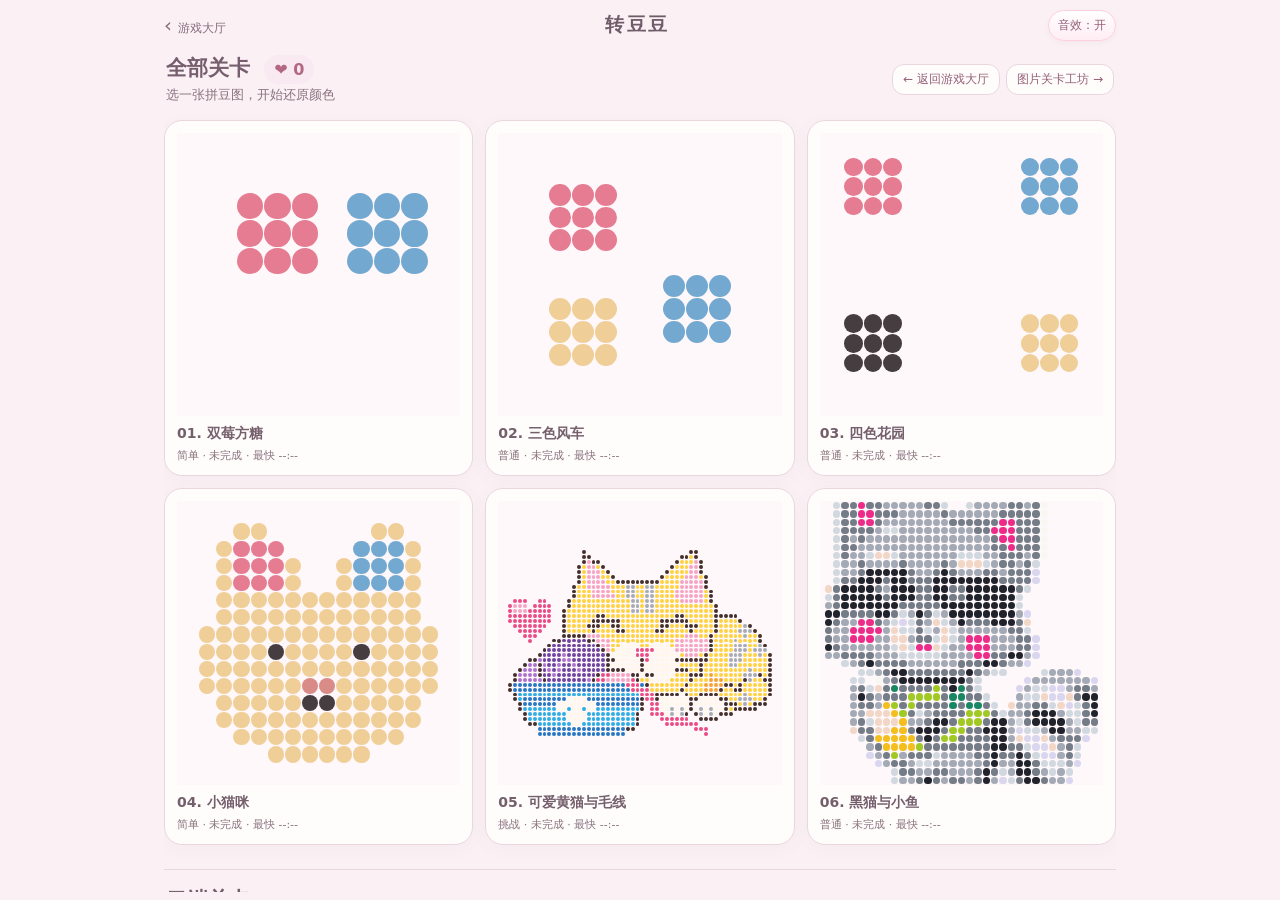
<file: turn-beans/index.html>
<!doctype html>
<html lang="zh-CN">
<head>
  <meta charset="utf-8">
  <meta name="viewport" content="width=device-width,initial-scale=1,viewport-fit=cover">
  <meta name="theme-color" content="#f7f2e9">
  <title>转豆豆 · Nocturne Games</title>
  <link rel="stylesheet" href="./style.css">
  <script defer src="./engine.js"></script>
  <script defer src="./levels.js"></script>
  <script defer src="./save-codec.js"></script>
  <script defer src="./subject-extraction.js"></script>
  <script defer src="./color-processing.js"></script>
  <script defer src="./bead-grid.js"></script>
  <script defer src="./image-processing.js"></script>
  <script defer src="./region-processing.js"></script>
  <script defer src="./level-generator.js"></script>
  <script defer src="./level-document.js"></script>
  <script defer src="./level-library.js"></script>
  <script defer src="./level-library-ui.js"></script>
  <link rel="stylesheet" href="./level-library.css">
  <script defer src="./game.js"></script>
</head>
<body>
  <main class="game" id="app">
    <header class="topbar">
      <a class="back" href="../index.html" aria-label="返回游戏大厅">‹ <span>游戏大厅</span></a>
      <h1>转豆豆</h1>
      <div class="topbar-actions"><button class="text-button" type="button" id="soundToggle" aria-pressed="true">音效：开</button><button class="text-button" type="button" id="homeBtn" hidden>关卡主页</button></div>
    </header>

    <section id="levelHome" class="level-home" aria-label="全部关卡">
      <div class="home-intro">
        <div class="home-intro-copy"><h2>全部关卡 <span id="homeHearts" class="home-hearts">❤ 0</span></h2><p>选一张拼豆图，开始还原颜色</p></div>
        <nav class="home-actions" aria-label="关卡页面入口"><a class="hall-home-link" href="../index.html">← 返回游戏大厅</a><a class="hall-home-link" href="./generator.html">图片关卡工坊 →</a></nav>
      </div>
      <div id="levelCards" class="level-cards"></div>
    </section>

    <div id="playScreen" hidden>
      <section class="heading" aria-live="polite">
        <div><p class="eyebrow" id="levelNo">第 01 关</p><h2 id="levelName">拼豆图案</h2></div>
        <div class="hud-metrics"><div class="step"><span>步数</span><strong id="steps">0</strong></div><div class="step"><span>用时</span><strong id="elapsed">00:00</strong></div><div class="step"><span>最佳</span><strong id="bestTime">--:--</strong></div><div class="step"><span>❤</span><strong id="heartCount">0</strong></div></div>
      </section>
      <section class="work-area">
        <div class="board-heading"><span>拼豆盘面</span><span id="boardStatus">开局预览</span></div>
        <div class="win-banner" id="winBanner" hidden>闯关成功</div>
        <div class="board-viewport" id="viewport" aria-label="双指或滚轮缩放，放大后可按住鼠标左键或用手指拖动盘面">
          <div class="board" id="board" role="group" aria-label="拼豆盘面"></div>
          <div class="preview-cover hidden" id="previewCover" aria-live="polite"></div>
        </div>
        <div class="zoom-bar">
          <span class="hint">浅色底盘 = 正确颜色 · 双指 / 滚轮缩放，放大后拖动</span>
          <span id="zoomLabel" aria-live="off">100%</span>
        </div>
<div class="failure-panel" id="failurePanel" hidden><strong>挑战失败 · 三盘已满</strong><span>可以撤销上一步或重新开始</span></div>
        <div class="complete-panel" id="completePanel" hidden>
          <p id="completeText"></p>
          <div class="complete-actions">
            <button type="button" id="replayBtn" class="secondary">再玩一次</button>
            <button type="button" id="completeHome" class="secondary">返回主页</button>
            <button type="button" id="nextBtn" class="primary">下一关</button>
          </div>
        </div>
      </section>
      <section class="trays" id="traysSection" aria-label="备用盘">
        
        <div class="tray-list" id="trays"></div>
      </section>
      <div class="actions" id="actions">
        <button id="undoBtn" type="button" class="primary">↶ 撤销</button>
        <button id="restartBtn" type="button" class="secondary">重新开始</button>
      </div>
      <p class="message" id="message" role="status" aria-live="polite"></p>
    </div>
  </main>
</body>
</html>
</file>
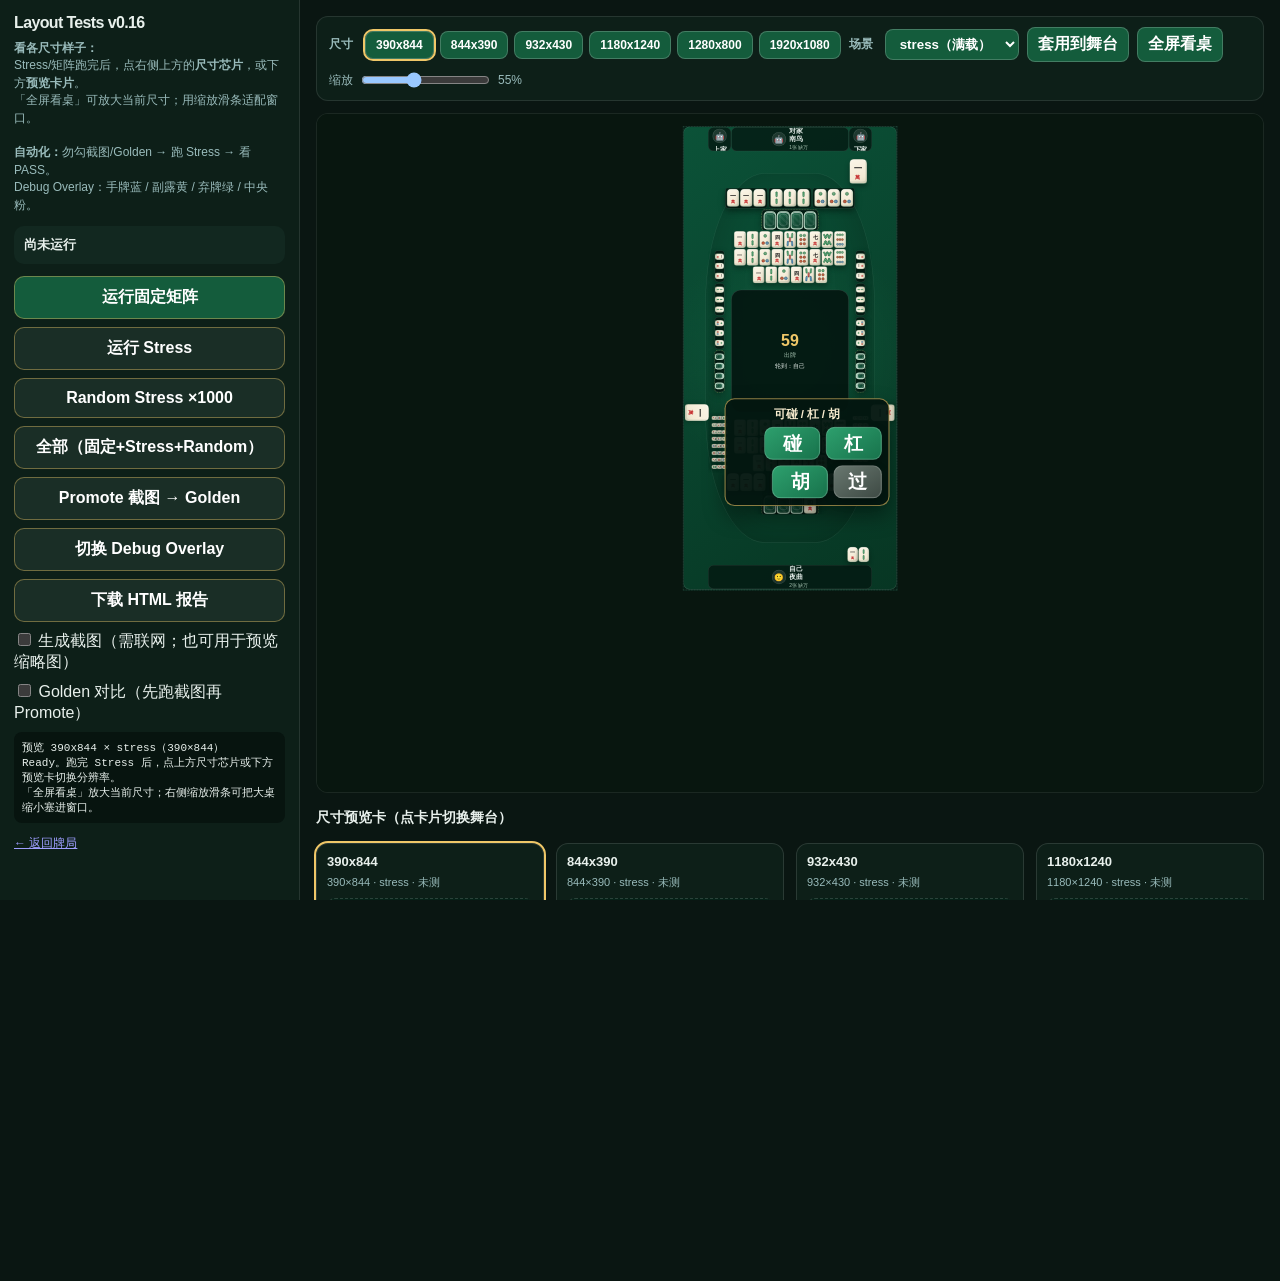
<file: mahjong/layout-tests.html>
<!DOCTYPE html>
<html lang="zh-CN">
<head>
  <meta charset="UTF-8">
  <meta name="viewport" content="width=device-width,initial-scale=1">
  <title>Nocturne Mahjong Layout Tests v0.16</title>
  <link rel="stylesheet" href="./style.css?v=0.16.12">
  <link rel="stylesheet" href="./table.css?v=0.16.12">
  <style>
    :root { color-scheme: dark; }
    body.layout-test-page {
      margin: 0;
      font-family: "Segoe UI", "PingFang SC", sans-serif;
      background: #0a1612;
      color: #e8f0ec;
    }
    .lt-shell { display: grid; grid-template-columns: 300px 1fr; min-height: 100dvh; }
    .lt-panel {
      padding: 14px;
      border-right: 1px solid rgba(255,255,255,.1);
      background: #0d1f18;
      overflow: auto;
    }
    .lt-panel h1 { font-size: 16px; margin: 0 0 8px; }
    .lt-panel p { font-size: 12px; color: #9bb; margin: 0 0 12px; line-height: 1.45; }
    .lt-panel button, .lt-panel label {
      display: block; width: 100%; margin: 0 0 8px;
      box-sizing: border-box;
    }
    .lt-panel button {
      padding: 10px 12px; border-radius: 10px; border: 1px solid rgba(239,199,104,.4);
      background: #145c3c; color: #fff; font-weight: 700; cursor: pointer;
    }
    .lt-panel button.secondary { background: #1a2e26; }
    .lt-panel button:disabled { opacity: .45; cursor: not-allowed; }
    .lt-sum {
      padding: 10px; border-radius: 10px; margin-bottom: 12px;
      background: #122820; font-size: 13px; font-weight: 700;
    }
    .lt-sum.pass { outline: 2px solid #3d9; }
    .lt-sum.fail { outline: 2px solid #e55; }
    .lt-log {
      font-family: ui-monospace, Consolas, monospace;
      font-size: 11px; white-space: pre-wrap; max-height: 28vh; overflow: auto;
      background: #07140f; padding: 8px; border-radius: 8px;
    }
    .lt-main { padding: 16px; overflow: auto; }
    .lt-preview-bar {
      display: flex; flex-wrap: wrap; gap: 8px; align-items: center;
      margin-bottom: 12px; padding: 10px 12px; border-radius: 12px;
      background: #0d1f18; border: 1px solid rgba(255,255,255,.1);
    }
    .lt-preview-bar strong { font-size: 12px; color: #9bb; margin-right: 4px; }
    .vp-chip {
      border: 1px solid rgba(239,199,104,.35);
      background: #1a2e26; color: #e8f0ec;
      border-radius: 999px; padding: 6px 12px; font-size: 12px; font-weight: 700;
      cursor: pointer;
    }
    .vp-chip.active { background: #145c3c; outline: 2px solid #efc768; }
    .vp-chip.fail { outline-color: #e55; }
    .vp-chip.pass { outline-color: #3d9; }
    .lt-preview-bar select, .lt-preview-bar button {
      padding: 6px 10px; border-radius: 8px; border: 1px solid rgba(255,255,255,.2);
      background: #145c3c; color: #fff; font-weight: 700; cursor: pointer;
    }
    .lt-preview-bar label.scale {
      display: flex; align-items: center; gap: 6px; font-size: 12px; color: #9bb;
      width: auto; margin: 0;
    }
    .lt-stage-wrap {
      overflow: auto;
      max-height: calc(100dvh - 220px);
      padding: 12px;
      background: #08160f;
      border-radius: 12px;
      border: 1px solid rgba(255,255,255,.08);
    }
    .layout-stage {
      margin: 0 auto;
      background: #062218;
      border: 1px dashed rgba(255,255,255,.2);
      overflow: hidden;
      position: relative;
      transform-origin: top center;
    }
    .layout-stage .table {
      width: 100% !important;
      height: 100% !important;
      max-width: none !important;
      max-height: none !important;
      aspect-ratio: auto !important;
      border-radius: 12px;
    }
    .layout-stage:fullscreen,
    .layout-stage:-webkit-full-screen {
      width: 100vw !important;
      height: 100vh !important;
      max-width: none;
      background: #062218;
      border: none;
      display: flex;
      align-items: center;
      justify-content: center;
      transform: none !important;
    }
    .layout-stage:fullscreen .table,
    .layout-stage:-webkit-full-screen .table {
      width: min(100vw, calc(100vh * var(--fs-aspect, 1))) !important;
      height: min(100vh, calc(100vw / var(--fs-aspect, 1))) !important;
    }
    .lt-gallery {
      display: grid;
      grid-template-columns: repeat(auto-fill, minmax(200px, 1fr));
      gap: 12px;
      margin: 16px 0;
    }
    .lt-card {
      background: #0d1f18; border: 1px solid rgba(255,255,255,.12);
      border-radius: 12px; padding: 10px; cursor: pointer;
    }
    .lt-card:hover { border-color: #efc768; }
    .lt-card.active { outline: 2px solid #efc768; }
    .lt-card h3 { margin: 0 0 6px; font-size: 13px; }
    .lt-card .meta { font-size: 11px; color: #9bb; margin-bottom: 8px; }
    .lt-card .thumb {
      width: 100%; aspect-ratio: 16/10; background: #062218;
      border-radius: 8px; display: grid; place-items: center;
      font-size: 12px; color: #9bb; border: 1px dashed rgba(255,255,255,.15);
      overflow: hidden;
    }
    .lt-card .thumb img { width: 100%; height: 100%; object-fit: contain; }
    #reportMount { margin-top: 20px; }
    #reportMount table { border-collapse: collapse; width: 100%; font-size: 12px; }
    #reportMount th, #reportMount td {
      border: 1px solid rgba(255,255,255,.15); padding: 6px 8px; text-align: left;
    }
    #reportMount .ok { color: #6d6; }
    #reportMount .bad { color: #f88; }
    #reportMount img { max-width: 180px; border: 1px solid #333; }
  </style>
</head>
<body class="layout-test-page">
  <div class="lt-shell">
    <aside class="lt-panel">
      <h1>Layout Tests v0.16</h1>
      <p><strong>看各尺寸样子：</strong><br>
        Stress/矩阵跑完后，点右侧上方的<strong>尺寸芯片</strong>，或下方<strong>预览卡片</strong>。<br>
        「全屏看桌」可放大当前尺寸；用缩放滑条适配窗口。<br><br>
        <strong>自动化：</strong>勿勾截图/Golden → 跑 Stress → 看 PASS。<br>
        Debug Overlay：手牌蓝 / 副露黄 / 弃牌绿 / 中央粉。
      </p>
      <div id="summary" class="lt-sum">尚未运行</div>
      <button type="button" id="btnRunFixed">运行固定矩阵</button>
      <button type="button" id="btnRunStress" class="secondary">运行 Stress</button>
      <button type="button" id="btnRunRandom" class="secondary">Random Stress ×1000</button>
      <button type="button" id="btnAll" class="secondary">全部（固定+Stress+Random）</button>
      <button type="button" id="btnPromote" class="secondary">Promote 截图 → Golden</button>
      <button type="button" id="btnDebug" class="secondary">切换 Debug Overlay</button>
      <button type="button" id="btnDownloadReport" class="secondary">下载 HTML 报告</button>
      <label><input type="checkbox" id="chkShot"> 生成截图（需联网；也可用于预览缩略图）</label>
      <label><input type="checkbox" id="chkGolden"> Golden 对比（先跑截图再 Promote）</label>
      <p id="bootHint" style="color:#f6b;font-size:12px;margin:8px 0"></p>
      <div class="lt-log" id="log">正在加载脚本…</div>
      <p style="margin-top:12px"><a href="./index.html">← 返回牌局</a></p>
    </aside>
    <main class="lt-main">
      <div class="lt-preview-bar">
        <strong>尺寸</strong>
        <div id="vpChips" style="display:flex;flex-wrap:wrap;gap:6px"></div>
        <strong>场景</strong>
        <select id="scenarioPick">
          <option value="stress">stress（满载）</option>
          <option value="empty-melds">empty-melds</option>
          <option value="melds-4">melds-4</option>
          <option value="discards-24">discards-24</option>
          <option value="action-dock">action-dock</option>
          <option value="fx">fx</option>
          <option value="reveal">reveal</option>
        </select>
        <button type="button" id="btnApplyPreview">套用到舞台</button>
        <button type="button" id="btnFullscreen">全屏看桌</button>
        <label class="scale">缩放
          <input type="range" id="stageScale" min="25" max="100" value="55">
          <span id="scaleLabel">55%</span>
        </label>
      </div>
      <div class="lt-stage-wrap" id="stageWrap">
        <div class="layout-stage" id="stage" style="width:390px;height:844px">
          <div class="table" id="testTable" data-layout="portrait" data-debug-layout="off">
            <section class="zone zone-n-info" id="info-2"></section>
            <section class="zone zone-n-hand"><div class="seat seat-top" id="seat-2"></div></section>
            <section class="zone zone-n-meld"><div class="meld-zone meld-top" id="meld-2"></div></section>
            <section class="zone zone-n-disc"><div class="discard-zone discard-top" id="discard-2"></div></section>

            <section class="zone zone-w-info" id="info-1"></section>
            <section class="zone zone-w-hand"><div class="seat seat-left" id="seat-1"></div></section>
            <section class="zone zone-w-meld"><div class="meld-zone meld-left" id="meld-1"></div></section>
            <section class="zone zone-w-disc"><div class="discard-zone discard-left" id="discard-1"></div></section>

            <section class="zone zone-e-info" id="info-3"></section>
            <section class="zone zone-e-hand"><div class="seat seat-right" id="seat-3"></div></section>
            <section class="zone zone-e-meld"><div class="meld-zone meld-right" id="meld-3"></div></section>
            <section class="zone zone-e-disc"><div class="discard-zone discard-right" id="discard-3"></div></section>

            <section class="zone zone-s-info" id="info-0"></section>
            <section class="zone zone-s-hand"><div class="seat seat-bottom" id="seat-0"></div></section>
            <section class="zone zone-s-meld"><div class="meld-zone meld-bottom" id="meld-0"></div></section>
            <section class="zone zone-s-disc"><div class="discard-zone discard-bottom" id="discard-0"></div></section>

            <div class="table-center" id="table-center">
              <div class="remaining" id="remaining">59</div>
              <div class="phase" id="phase">出牌</div>
              <div class="turn" id="turn">轮到：自己</div>
            </div>

            <div class="table-overlay">
              <div id="actionDock" class="action-dock">
                <div id="actionDockText" class="action-dock-text"></div>
                <div id="actionDockButtons" class="action-dock-buttons"></div>
              </div>
            </div>
          </div>
        </div>
      </div>
      <h2 style="font-size:14px;margin:16px 0 8px">尺寸预览卡（点卡片切换舞台）</h2>
      <div class="lt-gallery" id="gallery"></div>
      <div id="reportMount"></div>
    </main>
  </div>
  <script type="module" src="./layout-tests.js?v=0.16.12"></script>
  <script>
    setTimeout(() => {
      if (window.__LAYOUT_TESTS_BOOTED__) return;
      const log = document.getElementById("log");
      const hint = document.getElementById("bootHint");
      const file = location.protocol === "file:";
      const msg = file
        ? "请用本地 HTTP 打开（勿直接双击 file://）。在 mahjong 目录执行：python -m http.server 8877，再打开 http://127.0.0.1:8877/layout-tests.html"
        : "脚本未就绪：请打开 F12 → Console 查看红色报错。";
      if (hint) hint.textContent = msg;
      if (log) log.textContent = msg;
    }, 3000);
  </script>
</body>
</html>
</file>
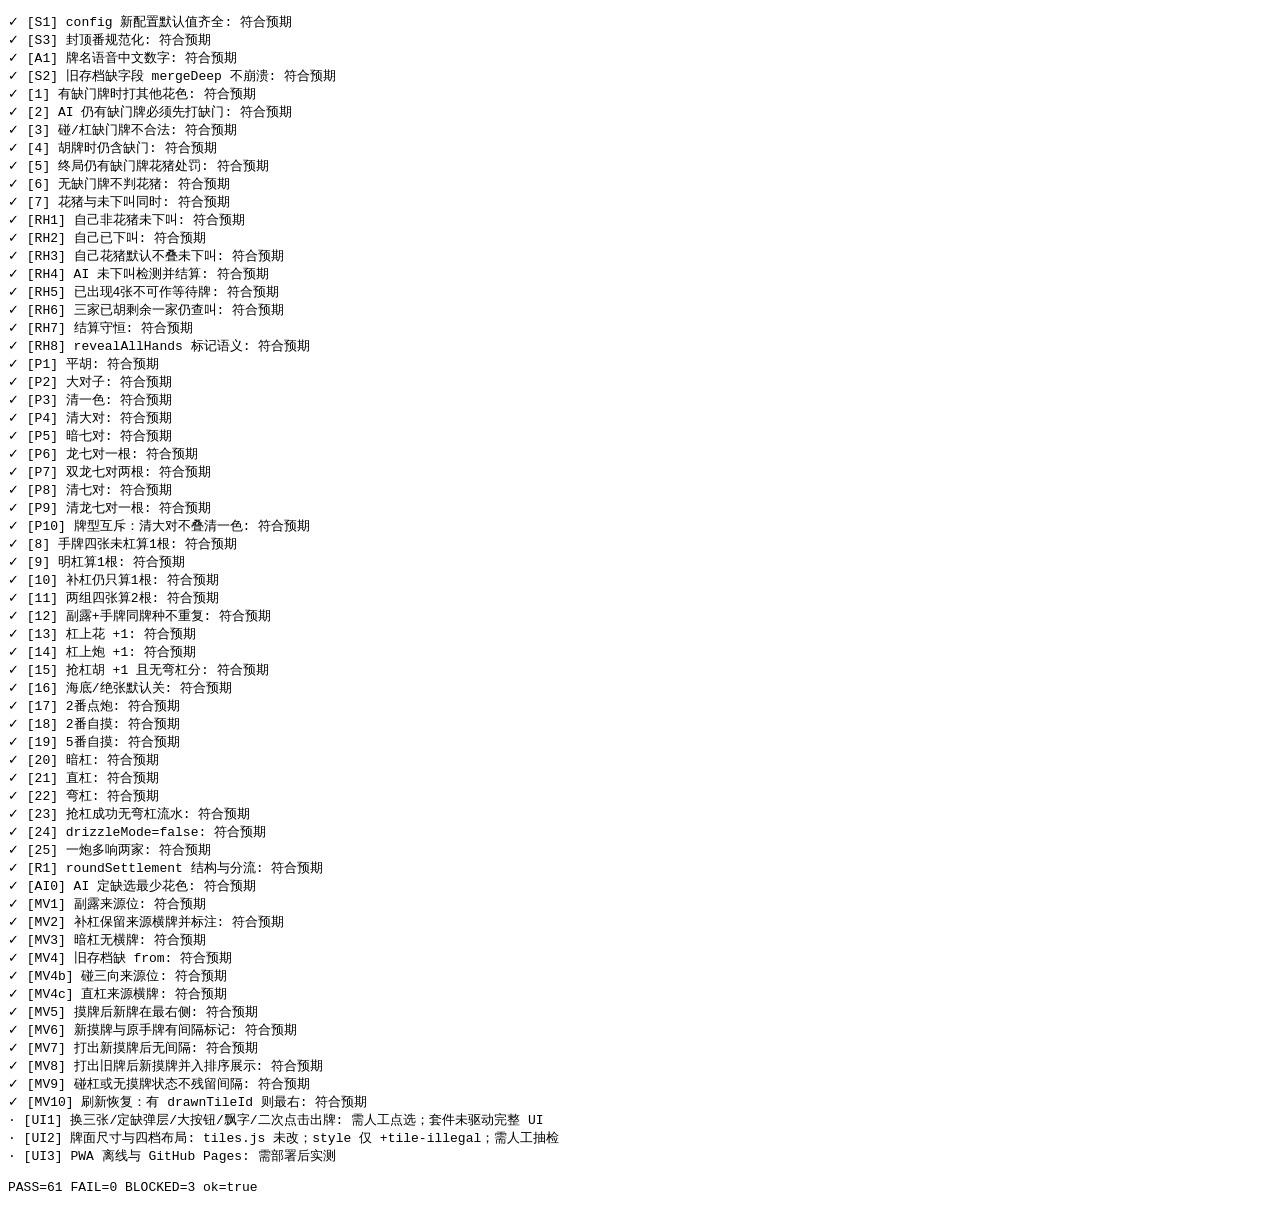
<file: mahjong/rule-tests-runner.html>
<!DOCTYPE html>
<meta charset="UTF-8">
<title>mahjong rule acceptance</title>
<pre id="out">running…</pre>
<script type="module">
import {runRuleTests} from "./rule-tests.js?v=full1";
const r=runRuleTests();
window.__RULE_TEST_RESULT__=r;
document.getElementById("out").textContent=
  r.lines.join("\n")+
  `\n\nPASS=${r.passed} FAIL=${r.failed} BLOCKED=${r.blocked} ok=${r.ok}`;
</script>
</file>
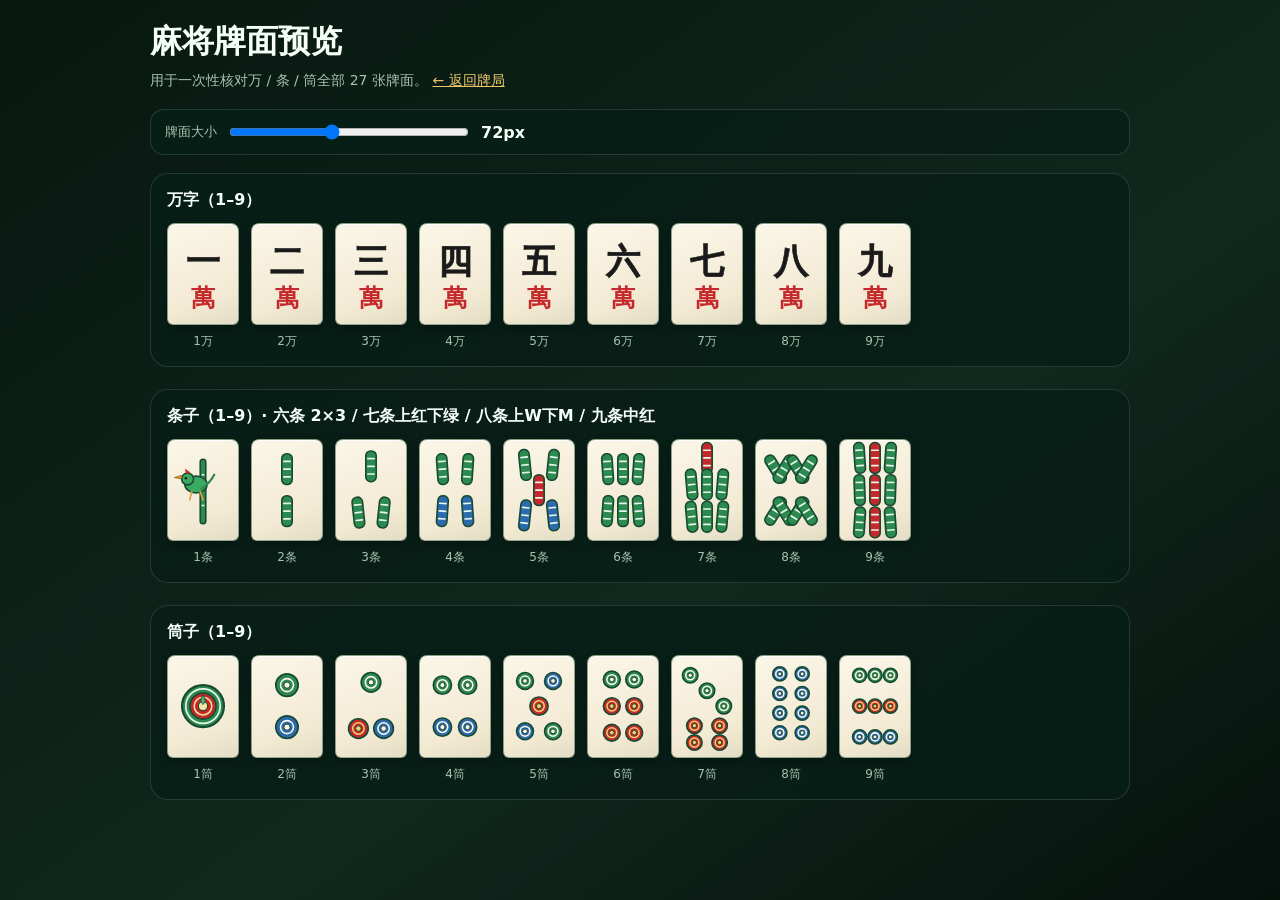
<file: mahjong/tiles-preview.html>
<!DOCTYPE html>
<html lang="zh-CN">
<head>
  <meta charset="UTF-8">
  <meta name="viewport" content="width=device-width,initial-scale=1">
  <title>麻将牌面预览 · Nocturne Mahjong</title>
  <style>
    :root{
      --tile-w:72px;
      --tile-h:calc(var(--tile-w) * 1.42);
      --bg:#0b251b;
      --text:#f5fff8;
      --muted:#a6c3b1;
      --panel:rgba(8,31,23,.92);
      --line:rgba(255,255,255,.12);
    }
    *{box-sizing:border-box}
    body{
      margin:0;min-height:100vh;color:var(--text);
      font-family:"PingFang SC","Microsoft YaHei",system-ui,sans-serif;
      background:linear-gradient(145deg,#071710,#10281e 60%,#06110c);
      padding:20px 16px 48px
    }
    .wrap{max-width:980px;margin:0 auto}
    h1{margin:0 0 6px;font-size:clamp(22px,4vw,32px)}
    .sub{margin:0 0 18px;color:var(--muted);font-size:14px;line-height:1.5}
    .sub a{color:#efc768}
    .toolbar{
      display:flex;flex-wrap:wrap;gap:10px;align-items:center;
      margin-bottom:18px;padding:12px 14px;border-radius:14px;
      background:var(--panel);border:1px solid var(--line)
    }
    .toolbar label{font-size:13px;color:var(--muted)}
    .toolbar input[type=range]{width:min(240px,50vw)}
    .toolbar strong{font-variant-numeric:tabular-nums}
    section{
      margin-bottom:22px;padding:16px;border-radius:18px;
      background:var(--panel);border:1px solid var(--line)
    }
    section h2{margin:0 0 12px;font-size:16px}
    .row{
      display:flex;flex-wrap:wrap;gap:12px;justify-content:flex-start
    }
    .card{display:flex;flex-direction:column;align-items:center;gap:8px}
    .card span{font-size:12px;color:var(--muted)}
    .tile{
      width:var(--tile-w);height:var(--tile-h);flex:0 0 auto;
      border-radius:8px 8px 6px 6px;overflow:hidden;
      background:linear-gradient(160deg,#fbf6e8,#f3ead4 72%,#e4dcc4);
      border:1.5px solid rgba(20,70,42,.45);
      box-shadow:inset 0 1px 0 rgba(255,255,255,.95),0 4px 10px rgba(0,0,0,.28)
    }
    .tile svg{width:100%;height:100%;display:block}
    @media(max-width:520px){
      :root{--tile-w:58px}
    }
  </style>
</head>
<body>
  <div class="wrap">
    <h1>麻将牌面预览</h1>
    <p class="sub">
      用于一次性核对万 / 条 / 筒全部 27 张牌面。
      <a href="./index.html">← 返回牌局</a>
    </p>
    <div class="toolbar">
      <label for="size">牌面大小</label>
      <input id="size" type="range" min="44" max="110" value="72">
      <strong id="sizeLabel">72px</strong>
    </div>
    <section>
      <h2>万字（1–9）</h2>
      <div class="row" id="row-w"></div>
    </section>
    <section>
      <h2>条子（1–9）· 六条 2×3 / 七条上红下绿 / 八条上W下M / 九条中红</h2>
      <div class="row" id="row-t"></div>
    </section>
    <section>
      <h2>筒子（1–9）</h2>
      <div class="row" id="row-b"></div>
    </section>
  </div>
  <script type="module">
    import {tileFace,tileName} from "./tiles.js?v=0.14.23";

    const suits=[
      {id:"row-w",s:"w"},
      {id:"row-t",s:"t"},
      {id:"row-b",s:"b"}
    ];

    for(const {id,s} of suits){
      const row=document.getElementById(id);
      for(let n=1;n<=9;n++){
        const tile={s,n,id:`${s}${n}`};
        const card=document.createElement("div");
        card.className="card";
        const el=document.createElement("div");
        el.className="tile";
        el.innerHTML=tileFace(tile);
        el.title=tileName(tile);
        const label=document.createElement("span");
        label.textContent=tileName(tile);
        card.append(el,label);
        row.appendChild(card);
      }
    }

    const size=document.getElementById("size");
    const sizeLabel=document.getElementById("sizeLabel");
    const apply=()=>{
      document.documentElement.style.setProperty("--tile-w",`${size.value}px`);
      sizeLabel.textContent=`${size.value}px`;
    };
    size.addEventListener("input",apply);
    apply();
  </script>
</body>
</html>
</file>
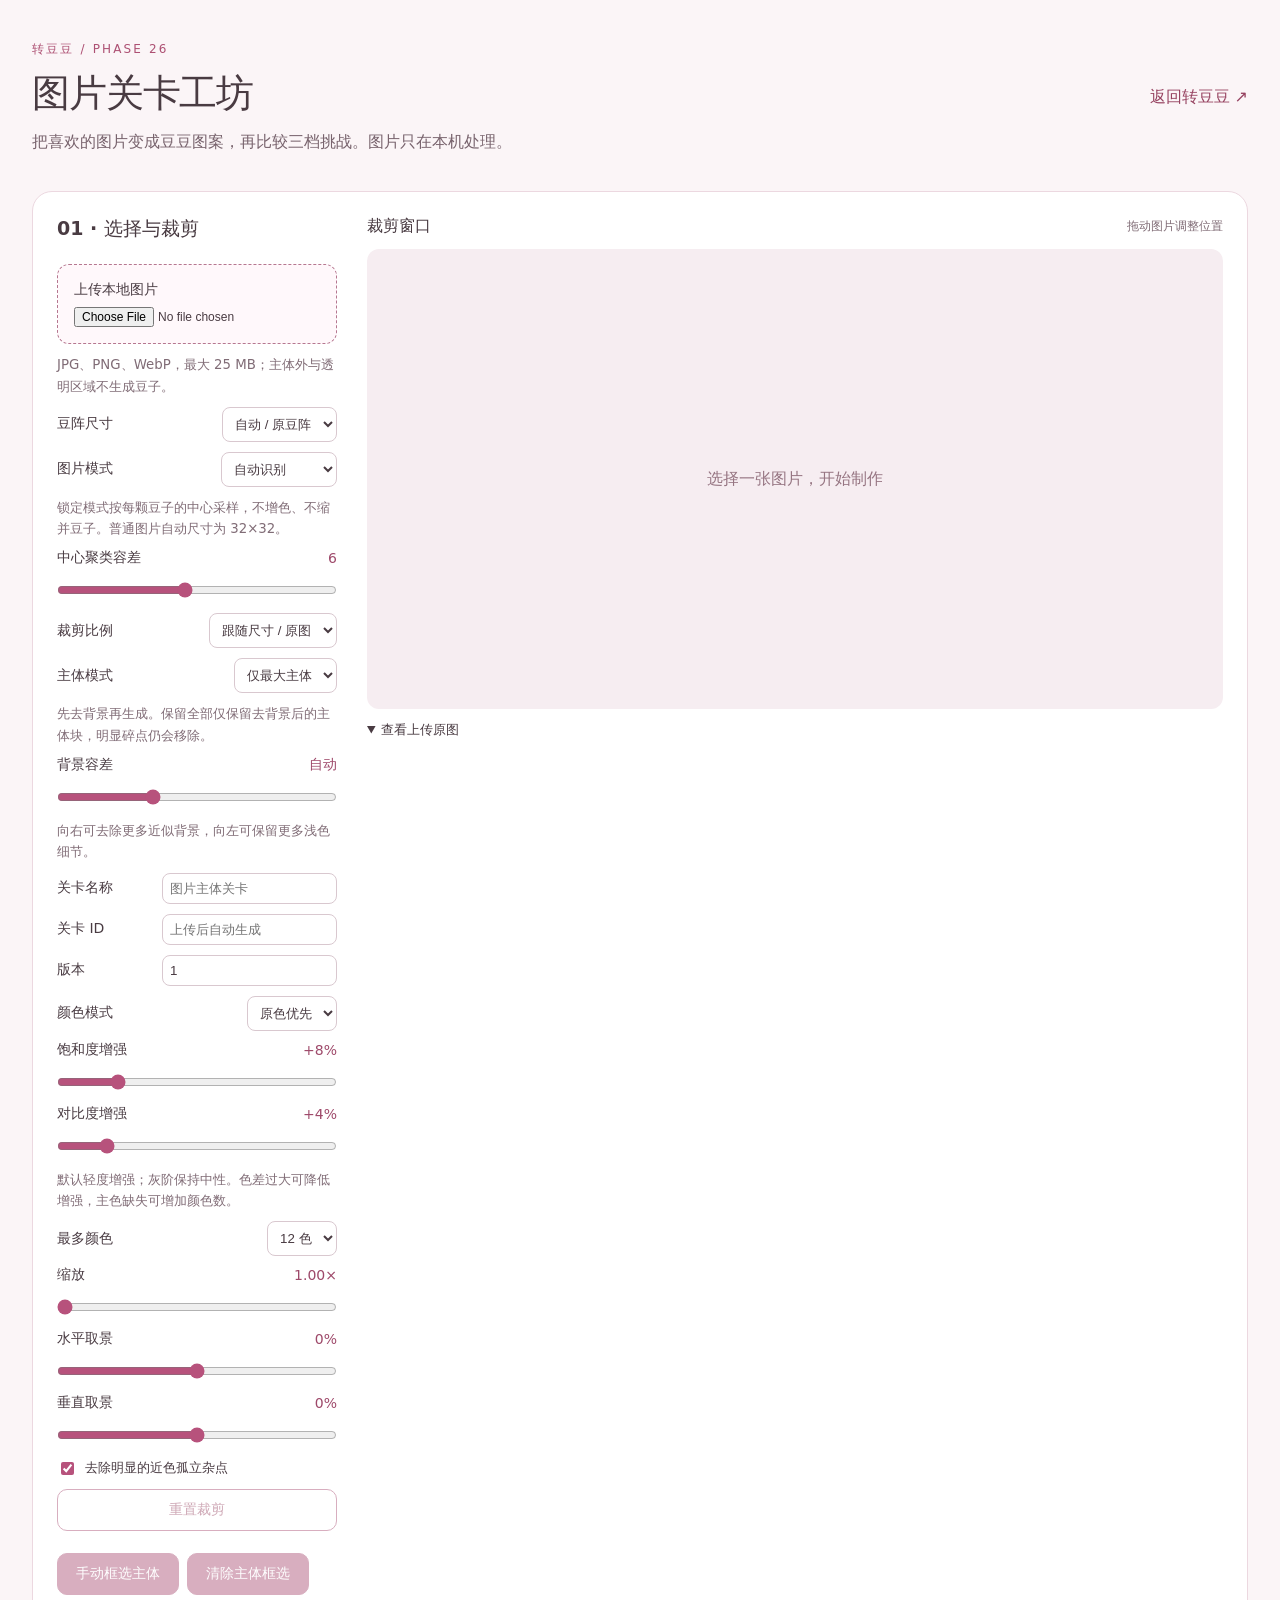
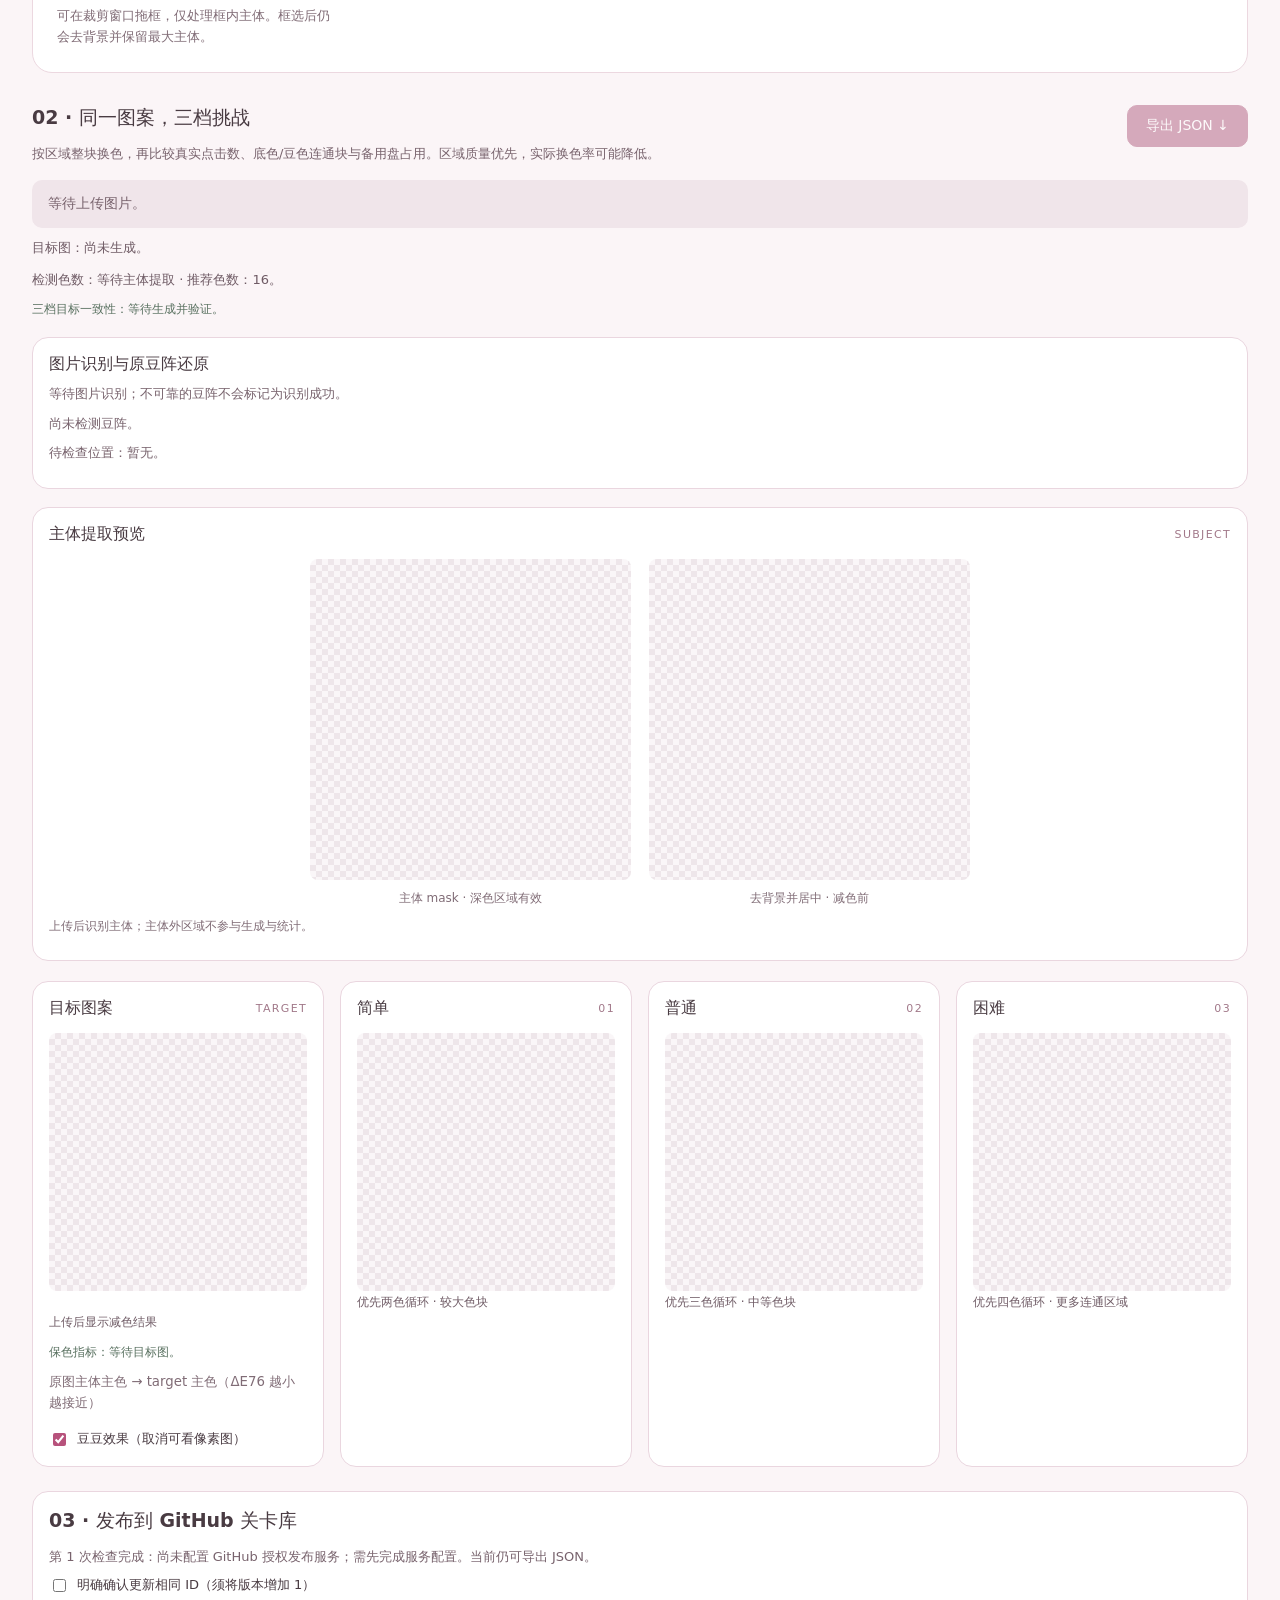
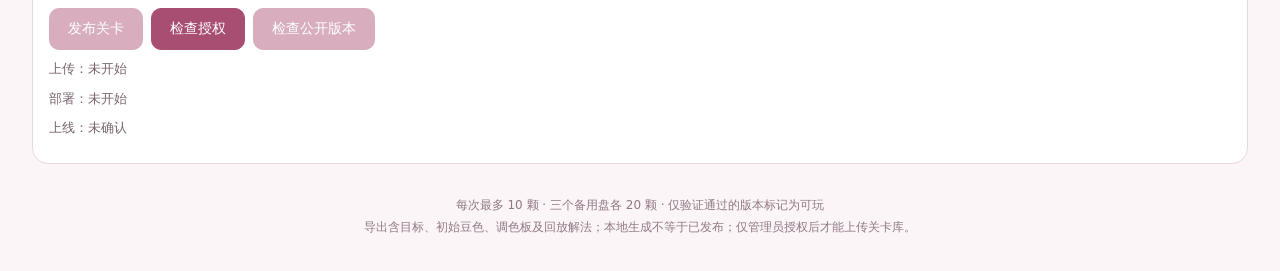
<file: turn-beans/generator.html>
<!doctype html>
<html lang="zh-CN">
<head>
  <meta charset="utf-8">
  <meta name="viewport" content="width=device-width,initial-scale=1">
  <meta name="color-scheme" content="light">
  <title>转豆豆 · 图片关卡工坊</title>
  <meta name="description" content="在本机裁剪图片，生成经过真实转豆豆引擎验证的三档关卡。">
  <link rel="stylesheet" href="./generator.css">
  <script src="./engine.js" defer></script>
  <script src="./subject-extraction.js" defer></script>
  <script src="./color-processing.js" defer></script>
  <script src="./bead-grid.js" defer></script>
  <script src="./image-processing.js" defer></script>
  <script src="./region-processing.js" defer></script>
  <script src="./level-generator.js" defer></script>
  <script src="./level-document.js" defer></script>
  <script src="./level-library.js" defer></script>
  <script src="./publish-config.js" defer></script>
  <script src="./publisher-client.js" defer></script>
  <script src="./publisher-ui.js" defer></script>
  <script src="./generator-client.js" defer></script>
  <script src="./preview-renderer.js" defer></script>
  <script src="./generator-ui.js" defer></script>
</head>
<body>
  <main>
    <header>
      <div><p class="eyebrow">转豆豆 / PHASE 26</p><h1>图片关卡工坊</h1>
        <p>把喜欢的图片变成豆豆图案，再比较三档挑战。图片只在本机处理。</p></div>
      <a class="back" href="./index.html">返回转豆豆 ↗</a>
    </header>
    <section class="editor" aria-labelledby="editorTitle">
      <div class="controls">
        <h2 id="editorTitle">01 · 选择与裁剪</h2>
        <label class="upload">上传本地图片<input id="file" type="file" accept="image/jpeg,image/png,image/webp"></label>
        <small>JPG、PNG、WebP，最大 25 MB；主体外与透明区域不生成豆子。</small>
        <label>豆阵尺寸<select id="size"><option value="native" selected>自动 / 原豆阵</option><option value="32x32">32 × 32</option><option value="40x40">40 × 40</option><option value="56x40">56 × 40</option></select></label>
        <label>图片模式<select id="imageMode"><option value="auto" selected>自动识别</option><option value="bead-lock">拼豆原色锁定</option><option value="ordinary">普通图片</option></select></label>
        <small>锁定模式按每颗豆子的中心采样，不增色、不缩并豆子。普通图片自动尺寸为 32×32。</small>
        <label for="centerTolerance">中心聚类容差 <output id="centerToleranceValue">6</output></label><input id="centerTolerance" type="range" min="1" max="12" step=".5" value="6">
        <small id="lockNotice" hidden>拼豆锁定模式不应用以下增色和普通量化选项。调整裁剪或识别模式将清除人工修正。</small>
        <label>裁剪比例<select id="cropAspect"><option value="auto" selected>跟随尺寸 / 原图</option><option value="square">方形</option><option value="landscape">横向 4:3</option><option value="portrait">纵向 3:4</option></select></label>
        <label>主体模式<select id="subjectMode"><option value="auto">自动</option><option value="largest" selected>仅最大主体</option><option value="all">保留全部</option></select></label>
        <small>先去背景再生成。保留全部仅保留去背景后的主体块，明显碎点仍会移除。</small>
        <label for="backgroundTolerance">背景容差 <output id="toleranceValue">自动</output></label>
        <input id="backgroundTolerance" type="range" min="-40" max="80" step="1" value="0">
        <small>向右可去除更多近似背景，向左可保留更多浅色细节。</small>
        <label>关卡名称<input id="levelNameInput" type="text" maxlength="80" placeholder="图片主体关卡"></label>
        <label>关卡 ID<input id="levelId" type="text" pattern="[a-z0-9][a-z0-9-]{2,63}" maxlength="64" placeholder="上传后自动生成"></label>
        <label>版本<input id="levelVersion" type="number" min="1" step="1" value="1"></label>
        <label>颜色模式<select id="colorMode"><option value="original" selected>原色优先</option><option value="balanced">平衡</option><option value="soft">柔和</option></select></label>
        <label for="saturationBoost">饱和度增强 <output id="saturationValue">+8%</output></label><input id="saturationBoost" type="range" min="0" max="40" step="1" value="8">
        <label for="contrastBoost">对比度增强 <output id="contrastValue">+4%</output></label><input id="contrastBoost" type="range" min="0" max="25" step="1" value="4">
        <small>默认轻度增强；灰阶保持中性。色差过大可降低增强，主色缺失可增加颜色数。</small>
        <label>最多颜色<select id="colors"><option value="4">4 色</option><option value="6">6 色</option><option value="8">8 色</option><option value="12" selected>12 色</option><option value="16">16 色</option></select></label>
        <label for="zoom">缩放 <output id="zoomValue">1.00×</output></label><input id="zoom" type="range" min="1" max="4" step=".01" value="1">
        <label for="positionX">水平取景 <output id="xValue">0%</output></label><input id="positionX" type="range" min="-1" max="1" step=".01" value="0">
        <label for="positionY">垂直取景 <output id="yValue">0%</output></label><input id="positionY" type="range" min="-1" max="1" step=".01" value="0">
        <label class="check"><input id="cleanup" type="checkbox" checked> 去除明显的近色孤立杂点</label>
        <button id="reset" type="button" disabled>重置裁剪</button>
        <div class="publish-actions"><button id="selectSubject" type="button" disabled>手动框选主体</button><button id="clearSelection" type="button" disabled>清除主体框选</button></div>
        <small id="subjectSelectionInfo">可在裁剪窗口拖框，仅处理框内主体。框选后仍会去背景并保留最大主体。</small>
      </div>
      <div class="image-area">
        <div class="image-head"><h3>裁剪窗口</h3><span>拖动图片调整位置</span></div>
        <div class="crop-surface"><canvas id="crop" width="560" height="560" aria-label="裁剪预览；也可用左侧滑块调整位置"></canvas><p id="empty">选择一张图片，开始制作</p></div>
        <details open><summary>查看上传原图</summary><img id="original" alt="上传的原图" hidden></details>
      </div>
    </section>
    <section aria-labelledby="previewTitle">
      <div class="section-head"><div><h2 id="previewTitle">02 · 同一图案，三档挑战</h2>
        <p>按区域整块换色，再比较真实点击数、底色/豆色连通块与备用盘占用。区域质量优先，实际换色率可能降低。</p></div>
        <button id="export" type="button" disabled>导出 JSON ↓</button></div>
      <p id="status" role="status" aria-live="polite">等待上传图片。</p>
      <p id="targetStatus" role="status">目标图：尚未生成。</p>
      <p id="paletteStrategy" role="status">检测色数：等待主体提取 · 推荐色数：16。</p>
      <div id="paletteActions" class="publish-actions" hidden>
        <button id="keepColors" type="button">保留当前色数继续生成</button>
        <button id="mergeColors" type="button">自动按色系合并到 16 色</button>
        <button id="returnCrop" type="button">返回重新裁剪 / 编辑主体</button>
      </div>
      <p id="structureStatus" class="quality-status" role="status">三档目标一致性：等待生成并验证。</p>
      <section class="preview-card bead-recognition" aria-labelledby="recognitionTitle">
        <h3 id="recognitionTitle">图片识别与原豆阵还原</h3>
        <p id="recognitionInfo" role="status">等待图片识别；不可靠的豆阵不会标记为识别成功。</p>
        <p id="gridInfo">尚未检测豆阵。</p><p id="reviewInfo">待检查位置：暂无。</p>
        <div id="lockedComparison" class="subject-views" hidden><figure><canvas id="gridOverlay" width="384" height="384" aria-label="裁剪原图与检测到的豆子中心"></canvas><figcaption>裁剪原图 / 检测中心；橙色需检查</figcaption></figure><figure><canvas id="restored" width="384" height="384" aria-label="按原豆阵中心色还原的图案"></canvas><figcaption>原豆阵还原 / 未额外增色</figcaption></figure></div>
        <div id="manualEditor" hidden>
          <h4>原图中心采样调色板（候选）</h4><div id="sourcePalette" class="palette"></div>
          <h4>当前调色板（点击修正 / 合并到已有颜色）</h4><small>16 色为推荐值；17–24 色允许直接验证，超过 24 色可选择保留或按色系合并。只有引擎回放通过才可导出。</small><div id="editablePalette" class="palette"></div>
          <p id="selectedCell">点击 target 中的有效豆子，修正单颗颜色。</p>
          <div class="publish-actions"><input id="cellColor" type="color" value="#FFD530" aria-label="单颗豆子修正颜色"><button id="applyCell" type="button" disabled>应用单颗颜色</button></div>
        </div>
      </section>
      <div class="subject-preview preview-card">
        <div class="card-head"><h3>主体提取预览</h3><span>SUBJECT</span></div>
        <div class="subject-views"><figure><canvas id="subjectMask" width="384" height="384" aria-label="主体 mask：深色为有效区域"></canvas><figcaption>主体 mask · 深色区域有效</figcaption></figure><figure><canvas id="subjectExtract" width="384" height="384" aria-label="去除背景并重新居中的主体效果"></canvas><figcaption>去背景并居中 · 减色前</figcaption></figure></div>
        <p id="subjectInfo">上传后识别主体；主体外区域不参与生成与统计。</p>
      </div>
      <div class="previews">
        <article class="preview-card"><div class="card-head"><h3>目标图案</h3><span>TARGET</span></div>
          <canvas id="target" width="384" height="384" aria-label="目标图案"></canvas>
          <div id="palette" class="palette"></div><p id="targetInfo">上传后显示减色结果</p>
          <p id="colorStatus" class="quality-status">保色指标：等待目标图。</p>
          <small id="colorComparisonLabel">原图主体主色 → target 主色（ΔE76 越小越接近）</small><div id="colorComparison" class="color-comparison"></div>
          <label class="check"><input id="beads" type="checkbox" checked> 豆豆效果（取消可看像素图）</label>
        </article>
        <article class="preview-card"><div class="card-head"><h3>简单</h3><span>01</span></div><canvas id="easy" width="384" height="384" aria-label="简单难度初始豆阵"></canvas><div id="easyInfo" class="metrics">优先两色循环 · 较大色块</div></article>
        <article class="preview-card"><div class="card-head"><h3>普通</h3><span>02</span></div><canvas id="normal" width="384" height="384" aria-label="普通难度初始豆阵"></canvas><div id="normalInfo" class="metrics">优先三色循环 · 中等色块</div></article>
        <article class="preview-card"><div class="card-head"><h3>困难</h3><span>03</span></div><canvas id="hard" width="384" height="384" aria-label="困难难度初始豆阵"></canvas><div id="hardInfo" class="metrics">优先四色循环 · 更多连通区域</div></article>
      </div>
    </section>
    <section class="preview-card publish-panel" aria-labelledby="publishTitle">
      <h2 id="publishTitle">03 · 发布到 GitHub 关卡库</h2>
      <p id="publishReason" role="status">尚未配置 GitHub OAuth/App 发布后端。</p>
      <label class="check"><input id="overwriteConfirm" type="checkbox"> 明确确认更新相同 ID（须将版本增加 1）</label>
      <div class="publish-actions"><button id="publish" type="button" disabled>发布关卡</button><a id="publisherLogin" hidden>GitHub 管理员登录</a><button id="refreshPublish" type="button">检查授权</button><button id="checkOnline" type="button" disabled>检查公开版本</button></div>
      <p id="publishUpload">上传：未开始</p><p id="publishDeploy">部署：未开始</p><p id="publishOnline">上线：未确认</p>
    </section>
    <footer>每次最多 10 颗 · 三个备用盘各 20 颗 · 仅验证通过的版本标记为可玩<br>导出含目标、初始豆色、调色板及回放解法；本地生成不等于已发布；仅管理员授权后才能上传关卡库。</footer>
  </main>
</body>
</html>
</file>
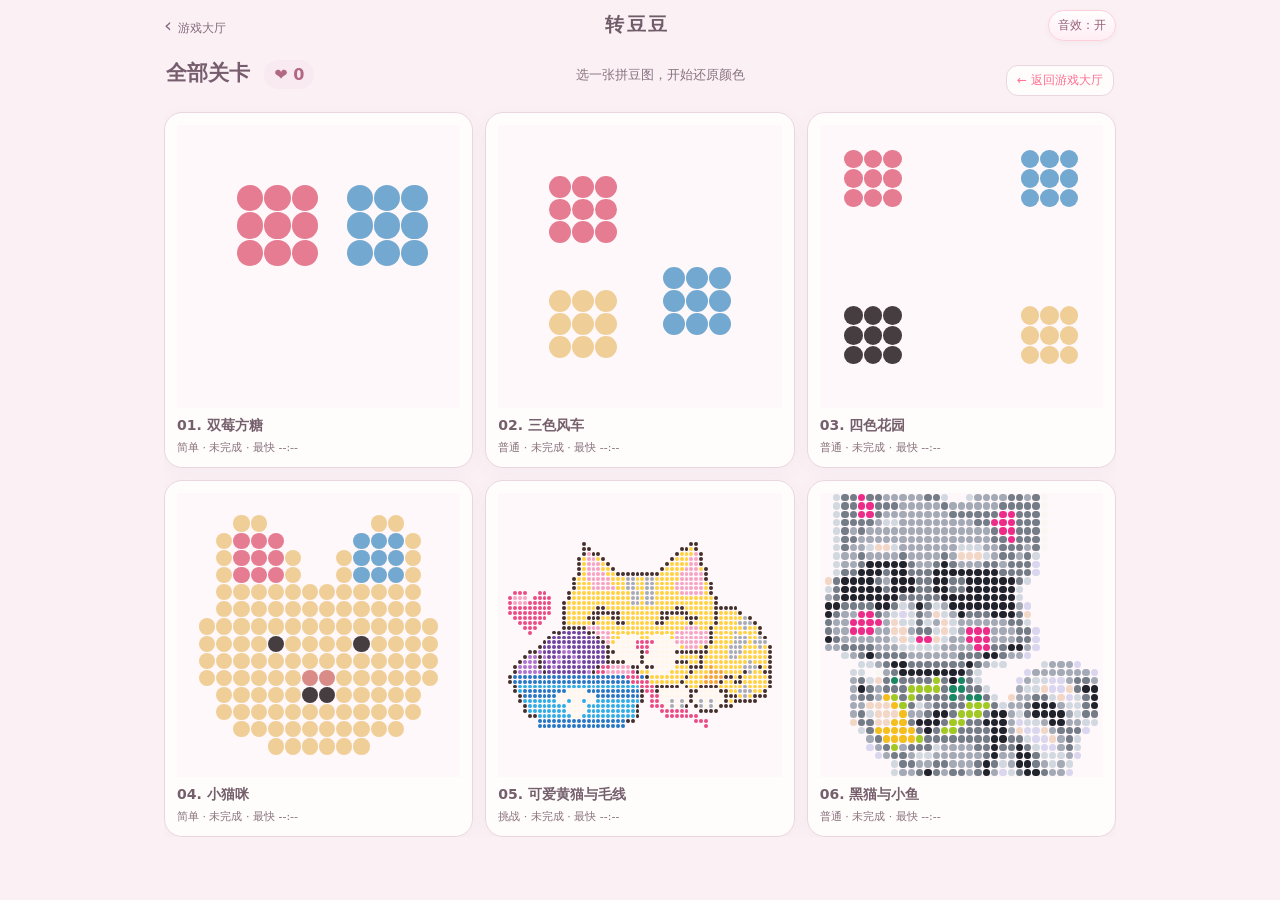
<file: turn-beans/index-restored.html>
<!doctype html>
<html lang="zh-CN">
<head>
  <meta charset="utf-8">
  <meta name="viewport" content="width=device-width,initial-scale=1,viewport-fit=cover">
  <meta name="theme-color" content="#f7f2e9">
  <title>转豆豆 · Nocturne Games</title>
  <link rel="stylesheet" href="./style.css">
  <script defer src="./engine.js"></script>
  <script defer src="./levels.js"></script>
  <script defer src="./save-codec.js"></script>
  <script defer src="./game.js"></script>
</head>
<body>
  <main class="game" id="app">
    <header class="topbar">
      <a class="back" href="../index.html" aria-label="返回游戏大厅">‹ <span>游戏大厅</span></a>
      <h1>转豆豆</h1>
      <div class="topbar-actions"><button class="text-button" type="button" id="soundToggle" aria-pressed="true">音效：开</button><button class="text-button" type="button" id="homeBtn" hidden>关卡主页</button></div>
    </header>

    <section id="levelHome" class="level-home" aria-label="全部关卡">
      <div class="home-intro"><h2>全部关卡 <span id="homeHearts" class="home-hearts">❤ 0</span></h2><p>选一张拼豆图，开始还原颜色</p><a class="hall-home-link" href="../index.html">← 返回游戏大厅</a></div>
      <div id="levelCards" class="level-cards"></div>
    </section>

    <div id="playScreen" hidden>
      <section class="heading" aria-live="polite">
        <div><p class="eyebrow" id="levelNo">第 01 关</p><h2 id="levelName">拼豆图案</h2></div>
        <div class="hud-metrics"><div class="step"><span>步数</span><strong id="steps">0</strong></div><div class="step"><span>用时</span><strong id="elapsed">00:00</strong></div><div class="step"><span>最佳</span><strong id="bestTime">--:--</strong></div><div class="step"><span>❤</span><strong id="heartCount">0</strong></div></div>
      </section>
      <section class="work-area">
        <div class="board-heading"><span>拼豆盘面</span><span id="boardStatus">开局预览</span></div>
        <div class="win-banner" id="winBanner" hidden>闯关成功</div>
        <div class="board-viewport" id="viewport" aria-label="双指或滚轮缩放，放大后可按住鼠标左键或用手指拖动盘面">
          <div class="board" id="board" role="group" aria-label="拼豆盘面"></div>
          <div class="preview-cover hidden" id="previewCover" aria-live="polite"></div>
        </div>
        <div class="zoom-bar">
          <span class="hint">浅色底盘 = 正确颜色 · 双指 / 滚轮缩放，放大后拖动</span>
          <span id="zoomLabel" aria-live="off">100%</span>
        </div>
<div class="failure-panel" id="failurePanel" hidden><strong>挑战失败 · 三盘已满</strong><span>可以撤销上一步或重新开始</span></div>
        <div class="complete-panel" id="completePanel" hidden>
          <p id="completeText"></p>
          <div class="complete-actions">
            <button type="button" id="replayBtn" class="secondary">再玩一次</button>
            <button type="button" id="completeHome" class="secondary">返回主页</button>
            <button type="button" id="nextBtn" class="primary">下一关</button>
          </div>
        </div>
      </section>
      <section class="trays" id="traysSection" aria-label="备用盘">
        
        <div class="tray-list" id="trays"></div>
      </section>
      <div class="actions" id="actions">
        <button id="undoBtn" type="button" class="primary">↶ 撤销</button>
        <button id="restartBtn" type="button" class="secondary">重新开始</button>
      </div>
      <p class="message" id="message" role="status" aria-live="polite"></p>
    </div>
  </main>
</body>
</html>
</file>
<file: turn-beans/style.css>
:root {color-scheme:light;--bg:#fbf1f5;--card:#fffdfb;--ink:#40333a;--muted:#8c7781;--border:#ead6df;--accent:#ff6f91;--accent-2:#52c8ff;--accent-3:#70df3a;--cell:30px;font-family:system-ui,-apple-system,"Segoe UI","Microsoft YaHei",sans-serif}
* {box-sizing:border-box}
[hidden] {display:none!important}
body {background:var(--bg);color:var(--ink);margin:0;min-height:100dvh}
button,a {font:inherit} button {cursor:pointer;touch-action:manipulation}
button:focus-visible,a:focus-visible {outline:3px solid #648f9a;outline-offset:2px}
button:disabled {opacity:.4;cursor:default}
.game {max-width:690px;margin:0 auto;padding:12px 16px calc(18px + env(safe-area-inset-bottom))}
.topbar {display:flex;align-items:center;justify-content:space-between;height:40px;gap:12px}
.topbar h1 {font-size:19px;letter-spacing:.12em;margin:0}
.back {text-decoration:none;color:var(--ink);font-size:20px;white-space:nowrap}.back span {font-size:12px}
.text-button {border:1px solid #ffd0dc;border-radius:20px;background:linear-gradient(180deg,#fffefe,#ffeef4);padding:7px 13px;font-size:13px;color:#a84c67;box-shadow:0 2px 6px #0000000a}
.home-intro {padding:24px 2px 12px}.home-intro h2 {font-size:23px;margin:0 0 5px}.home-intro p {margin:0;color:var(--muted);font-size:13px}
.level-cards {display:grid;grid-template-columns:repeat(2,minmax(0,1fr));gap:12px;margin-top:10px}
.level-card {min-width:0;padding:12px;display:flex;flex-direction:column;text-align:left;gap:5px;background:var(--card);border:1px solid var(--border);border-radius:18px;box-shadow:0 4px 18px #6554410a;transition:transform .15s,border-color .15s}
.level-card:active {transform:scale(.98)}.level-card:focus-visible {border-color:var(--accent)}
.level-card strong {font-size:14px}.level-card small {font-size:11px;color:var(--muted)}
.level-thumb {--thumb-cols:10;display:grid;grid-template-columns:repeat(var(--thumb-cols),1fr);gap:1px;width:100%;aspect-ratio:1;background:#eae1d1;border-radius:11px;padding:9px;margin-bottom:4px;overflow:hidden;align-content:center}
.thumbnail-dot {border-radius:50%;aspect-ratio:1;background:var(--dot);min-width:0;box-shadow:inset -1px -1px 2px #0001}
.heading {display:flex;align-items:center;justify-content:space-between;margin:13px 0 12px}
.eyebrow {font-size:12px;color:var(--muted);margin:0 0 2px}h2 {font-size:20px;margin:0}
.step {display:flex;align-items:baseline;gap:9px;background:var(--card);border:1px solid var(--border);padding:9px 14px;border-radius:12px}.step span {font-size:12px;color:var(--muted)}.step strong {font-size:20px;font-variant-numeric:tabular-nums}
.work-area,.trays {background:var(--card);border:1px solid var(--border);border-radius:22px;padding:12px;margin-bottom:12px;box-shadow:0 10px 24px #d88ba512}
.board-heading,.tray-heading {display:flex;justify-content:space-between;align-items:center;margin-bottom:10px;font-size:13px}
.board-heading span:last-child,.tray-heading small {color:var(--muted);font-size:11px}
.board-viewport {background:linear-gradient(180deg,#fff6fa,#f8edf1);border-radius:18px;min-height:260px;max-height:min(55vh,540px);overflow:auto;position:relative;display:flex;align-items:flex-start;justify-content:safe center;padding:16px;touch-action:pan-x pan-y;overscroll-behavior:contain;border:1px solid #f1d6df}
.board {display:grid;grid-template-columns:repeat(var(--columns),var(--cell));gap:2px;width:max-content;flex:none;margin:auto;box-shadow:0 8px 24px #c28ba014;border-radius:10px}
.cell {border:2px solid var(--base-border,#d7c6b7);padding:0;width:var(--cell);height:var(--cell);border-radius:7px;background:linear-gradient(180deg,var(--base-highlight,#fff7ef),var(--base,#f0e4d7));display:flex;align-items:center;justify-content:center;position:relative;touch-action:manipulation;box-shadow:inset 0 1px 0 #ffffffb0,inset 0 -2px 0 #00000012,0 1px 2px #00000010}
.cell::before {content:"";position:absolute;inset:3px;border-radius:5px;background:radial-gradient(circle at 30% 28%,#ffffff66,transparent 38%),linear-gradient(180deg,transparent,#00000008);pointer-events:none}
.cell:not(:disabled):active {filter:brightness(.95) saturate(1.03)}
.cell.inactive {visibility:hidden}.interaction-locked {pointer-events:none}
.bean,.flying-bean {display:block;border-radius:50%;background:radial-gradient(circle at 30% 28%,var(--bean-highlight,#ffffff99),transparent 30%),linear-gradient(180deg,var(--bean),var(--bean-dark,var(--bean)));border:1px solid var(--bean-dark,#00000024);box-shadow:inset 0 2px 2px #ffffff7a,inset 0 -3px 3px #00000020,0 1px 2px #00000024}
.bean {width:90%;height:90%}.cell.empty::after {content:"";width:48%;height:48%;border:2px dashed #b792a240;border-radius:50%;background:#ffffff55}
.cell:focus-visible {z-index:1}
.preview-cover {position:absolute;inset:0;display:flex;align-items:center;justify-content:center;font-size:clamp(26px,8vw,52px);letter-spacing:.04em;color:#fff;pointer-events:none;font-weight:900;text-shadow:0 3px 0 #00000018,0 6px 18px #00000024;z-index:2}
.preview-cover::before {content:"";position:absolute;inset:0;background:radial-gradient(circle at center,#ffffff05,transparent 55%);opacity:.85}
.preview-cover.hidden {display:none}
.preview-cover.ready .preview-word {animation:ready-pop .55s ease both}.preview-cover.go .preview-word {animation:go-pop .42s ease both}
.preview-word {position:relative;display:inline-flex;align-items:center;justify-content:center;padding:.22em .58em;border-radius:999px;background:linear-gradient(180deg,#ff95a6,#ff5e8b);border:3px solid #fff4f8;box-shadow:0 10px 24px #ff6f9159}
.preview-cover.go .preview-word {background:linear-gradient(180deg,#6fe276,#32c84d)}
@keyframes ready-pop {0%{transform:scale(.45) rotate(-8deg);opacity:0}70%{transform:scale(1.06) rotate(2deg);opacity:1}100%{transform:scale(1) rotate(0)}}
@keyframes go-pop {0%{transform:scale(.35);opacity:0}70%{transform:scale(1.18);opacity:1}100%{transform:scale(1)}}
.zoom-bar {display:flex;gap:6px;align-items:center;margin-top:10px}.zoom-bar .hint {flex:1;font-size:11px;color:var(--muted);font-weight:600}
.zoom-bar button {border:1px solid var(--border);background:var(--bg);width:31px;height:29px;border-radius:9px}.zoom-bar span:not(.hint) {font-size:11px;min-width:42px;text-align:center}
.tray-list {display:grid;grid-template-columns:repeat(3,minmax(0,1fr));gap:7px}
.tray {min-width:0;display:flex;flex-direction:column;align-items:center;gap:6px;padding:7px 2px 9px;border-radius:16px;background:var(--bg);border:1px solid var(--border)}
.tray-label {font-size:11px;font-weight:600}
.tray-circle {--orbit:43%;width:min(100%,175px);aspect-ratio:1;border-radius:50%;position:relative;background:radial-gradient(circle at 34% 26%,#fff9fb,#ecdbe4);border:2px solid #d7b8c4;box-shadow:inset 0 2px 6px #00000014,0 2px 4px #0000000a}
.tray-bean {position:absolute;left:50%;top:50%;width:11%;aspect-ratio:1;border-radius:50%;background:#c6b8a4;border:1px solid #998f7b55;transform:translate(-50%,-50%)}
.tray-bean.filled {background:var(--bean);box-shadow:inset -2px -2px 2px #00000022,inset 1px 1px 2px #ffffff99}
.tray-center {position:absolute;inset:32%;border-radius:50%;background:#fffaf0a8;display:flex;flex-direction:column;align-items:center;justify-content:center;pointer-events:none}
.tray-center strong {font-variant-numeric:tabular-nums;font-size:12px}.tray-center small {font-size:9px;color:var(--muted);white-space:nowrap}
.actions,.complete-actions {display:grid;grid-template-columns:1fr 1fr;gap:9px}
.actions button,.complete-actions button {border-radius:16px;min-height:46px;border:0;background:var(--card);font-weight:800;font-size:15px;box-shadow:0 4px 10px #00000010;color:#644553}
.actions .primary,.complete-actions .primary {background:linear-gradient(180deg,#82f547,#43cf19);color:#fff;text-shadow:0 1px 0 #00000024}
.actions .secondary,.complete-actions .secondary {background:linear-gradient(180deg,#6ed1ff,#3ab7ff);color:#fff;text-shadow:0 1px 0 #00000018}
.message {min-height:19px;color:#665f56;font-size:12px;text-align:center;margin:11px 0 0}
.complete-panel {padding:18px 4px 9px;text-align:center}.success-tag {display:inline-flex;align-items:center;justify-content:center;padding:7px 18px;border-radius:999px;background:linear-gradient(180deg,#ffd66b,#ffb534);color:#8b4a00;font-weight:900;box-shadow:0 4px 10px #ffb53440;margin-bottom:10px}.complete-panel h2 {font-size:24px;color:#e65d82;margin:0}.complete-panel p {font-size:13px;color:var(--muted);margin:7px 0 19px}
.bean-flight-layer {position:fixed;inset:0;z-index:999;pointer-events:none;overflow:hidden}
.flying-bean {position:absolute;width:18px;height:18px;will-change:transform;pointer-events:none}
@media(max-width:400px){.game{padding-inline:10px}.work-area,.trays{padding:10px}.board-viewport{padding:8px;min-height:220px}.tray-list{gap:5px}.tray{padding:5px 2px}.tray-center strong{font-size:10px}.tray-center small{font-size:8px}}
@media(min-width:650px){.level-cards{grid-template-columns:repeat(3,minmax(0,1fr))}.tray-circle{max-width:165px}}
@media(prefers-reduced-motion:reduce){*,*:before,*:after{scroll-behavior:auto!important;animation:none!important;transition:none!important}}
/* Phase 6: gesture zoom and compact desktop fit. */
.board-viewport { touch-action:none; min-height:0; min-width:0; }
.board .cell { touch-action:none; }
.zoom-bar {justify-content:space-between}
.zoom-bar .hint {flex:1;min-width:0}
.zoom-bar #zoomLabel {white-space:nowrap;min-width:40px;text-align:right}
.complete-actions {grid-template-columns:repeat(3,minmax(0,1fr))}
@media(min-width:700px) and (min-height:620px){
  html,body {height:100%;overflow:hidden}
  .game {height:100dvh;max-width:980px;padding:8px 14px;display:flex;flex-direction:column;min-height:0}
  .topbar {height:34px;flex:none}
  #playScreen:not([hidden]) {display:flex;flex-direction:column;flex:1;min-height:0;overflow:hidden}
  .heading {margin:6px 0;flex:none}
  .heading h2 {font-size:16px}
  .step {padding:5px 10px}
  .work-area {min-height:0;flex:1;display:flex;flex-direction:column;padding:7px 10px;margin-bottom:7px}
  .board-heading {margin-bottom:5px;flex:none}
  .board-viewport {flex:1;max-height:none;min-height:0;padding:10px}
  .zoom-bar {margin-top:5px;flex:none}
  .trays {flex:none;padding:5px 10px;margin-bottom:7px}
  .tray-heading {margin-bottom:4px}
  .tray-list {gap:10px}
  .tray {flex-direction:row;justify-content:center;gap:10px;padding:4px 8px}
  .tray-label {font-size:11px;max-width:45px}
  .tray-circle {width:min(11vh,104px);min-width:65px}
  .tray-center strong {font-size:11px}
  .actions {flex:none}
  .actions button {min-height:34px}
  .message {flex:none;min-height:16px;margin:4px 0 0}
  .complete-panel {padding:8px 4px;flex:none}
  .complete-panel h2 {font-size:17px}
  .complete-panel p {margin:2px 0 6px}
  .complete-panel button {min-height:36px}
  .level-home {overflow:auto;min-height:0}
}
@media(max-width:410px){.complete-actions button {font-size:12px;padding:5px 2px}}

/* Phase 7: the artwork consists of round beads only, without square tiles. */
.topbar-actions {display:flex;align-items:center;gap:6px}
.topbar-actions .text-button {padding:6px 9px;font-size:12px;white-space:nowrap}
.board {box-shadow:none;background:transparent;border-radius:0}
.board .cell {border-radius:5px}
.board .cell:not(.inactive)::before {border-radius:3px;opacity:.35}
.board .cell .bean {position:relative;z-index:1}
.board .cell.empty::after {border:1px dashed var(--base);background:transparent;opacity:.65}
.board .cell.inactive {visibility:hidden;pointer-events:none}
.level-thumb {background:transparent;border-radius:0;padding:5px}
.level-thumb .thumbnail-dot.inactive {background:transparent!important;box-shadow:none}
.board-viewport {background:transparent}
.preview-cover:not(.hidden) {display:flex!important}
@media(max-width:410px){.topbar-actions .text-button{padding:5px 6px;font-size:11px}}

/* Hall navigation and zoomed board mouse panning */
.hall-home-link {display:inline-block;margin-top:11px;padding:6px 10px;border:1px solid var(--border);border-radius:12px;color:var(--accent);font-size:12px;text-decoration:none;background:var(--card)}
.hall-home-link:focus-visible {outline:3px solid #648f9a;outline-offset:2px}
.board-viewport.can-drag {cursor:grab}
.board-viewport.is-dragging {cursor:grabbing;user-select:none;-webkit-user-select:none}
.board-viewport.is-dragging .cell {cursor:grabbing}

/* Phase 9: bold win ribbon above the completed artwork, square base with large round beads. */
.win-banner {align-self:center;position:relative;z-index:2;margin:2px auto 12px;padding:11px 34px;
  border-radius:13px 13px 17px 17px;border:3px solid #fff1c7;
  background:linear-gradient(115deg,#ffbf50,#ffdc8e 42%,#ff9d3d);
  color:#fffaf0;font-size:clamp(26px,5.5vw,39px);font-weight:950;letter-spacing:.07em;
  text-shadow:0 2px 1px #b36b30,0 4px 7px #c7744155;
  box-shadow:0 7px 0 #df8b38,0 12px 18px #e9ab5d55;
  animation:win-ribbon-pop .48s cubic-bezier(.18,1.4,.35,1) both}
@keyframes win-ribbon-pop {from{opacity:0;transform:translateY(-18px) scale(.83)}to{opacity:1;transform:translateY(0) scale(1)}}
.board .cell {border:1px solid var(--base-border,#d7c6b7);background:var(--base)!important}
.board .cell .bean {width:90%;height:90%;border-width:1px}
.board .cell:not(.inactive)::before {background:transparent;box-shadow:inset 0 1px 2px #ffffff60;inset:0;opacity:.45}
.complete-panel {padding-top:5px}
@media(min-width:700px) and (min-height:620px){.win-banner{margin:0 auto 6px;padding:4px 26px;font-size:27px}}
@media(prefers-reduced-motion:reduce){.win-banner{animation:none}}

/* Phase 12: target artwork is shown as a true bead silhouette, without pastel
   backing squares. In-game bases remain visible for color matching. */
.board.target-art .cell:not(.inactive) {
  border-color:transparent!important;
  background:transparent!important;
  box-shadow:none!important;
}
.board.target-art .cell:not(.inactive)::before {display:none}
.board.target-art .cell .bean {width:98%;height:98%;border-color:var(--bean-dark,#00000035)}
.board .cell .bean {
  background:var(--bean)!important;
  border-color:var(--bean-dark,#00000035)!important;
  box-shadow:inset 0 1px 1px #ffffff80,inset 0 -1px 2px #00000020,0 1px 1px #00000020;
}
.board:not(.target-art) .cell:not(.inactive) {
  background:var(--base)!important;
  border-color:var(--base-border)!important;
  border-width:clamp(.5px,calc(var(--cell) * .06),1.7px);
}
/* Small grids use reduced gaps and radii so beads do not disappear. */
.board .cell {border-radius:clamp(1px,calc(var(--cell) * .12),5px)}
.level-thumb {background:#fff8fa}
.level-thumb .thumbnail-dot {box-shadow:none}

/* Phase 14: clearer low-zoom bean flights without layout effects on the board. */
.bean-flight-layer { isolation:isolate; contain:layout style paint; }
.flying-bean { box-shadow:0 2px 7px #3338,0 0 0 2px #fff9,inset 0 2px 2px #fff7,inset 0 -2px 2px #0003; }
.tray-bean.filled:first-of-type {outline:2px solid #ffcf5e;outline-offset:1px}

/* Phase 15 - shared color trays, no tray text, timing and hearts. */
.hud-metrics {display:flex;align-items:center;gap:6px;flex-wrap:wrap;justify-content:flex-end}
.hud-metrics .step {gap:5px;padding:5px 9px}
.hud-metrics .step strong {font-size:15px}
.tray-heading,.tray-label,.tray-center small {display:none!important}
.tray {justify-content:center;align-items:center}
.tray-center {inset:30%}
.tray-center strong {font-size:clamp(12px,1.8vw,18px)}
.failure-panel {text-align:center;background:#fff0ef;border:2px solid #ed8995;border-radius:16px;padding:12px;margin:8px 0;color:#bd314d}
.failure-panel strong {display:block;font-size:18px}.failure-panel span {font-size:12px}
@media(max-width:500px){.hud-metrics {gap:3px}.hud-metrics .step {padding:3px 5px}.hud-metrics .step span{font-size:10px}.hud-metrics .step strong {font-size:12px}}

.home-hearts {font-size:16px;color:#e95076;background:#fff0f4;border-radius:999px;padding:5px 10px;margin-left:7px;vertical-align:middle;white-space:nowrap}

/* Phase 19 visual rules: seamless square base, recessed empty holes,
   raised round beads. Matches the zero-gap click/zoom math in game.js. */
.board { gap:0 !important; }
.board .cell { border-radius:1px !important; overflow:hidden; }
.board .cell.empty::after {
  content:"";width:74%;height:74%;border:0;border-radius:50%;
  background:radial-gradient(circle at 34% 32%,#00000003 0,#00000007 44%,#00000012 78%,#ffffff55 79%,#00000024 100%);
  box-shadow:inset 0 2px 3px #00000018,inset 0 -1px 1px #ffffff66;
  opacity:1;
}
.board .cell .bean { width:86%;height:86%; }

/* Phase 21: distinguish dark and mid-gray at minimum zoom; no shiny highlight. */
.board:not(.target-art) .cell:not(.inactive) {
  background:var(--base)!important;
  box-shadow:none!important;
}
.board .cell .bean, .board.target-art .cell .bean {
  background:var(--bean)!important;
  border:1px solid var(--bean-dark)!important;
  box-shadow:inset 0 1px 0 #ffffff22,inset 0 -1px 1px #00000026,0 1px 1px #00000018!important;
}
.board:not(.target-art) .cell .bean {width:80%!important;height:80%!important}

/* Phase 25: game-state locking must never wash out the bead artwork.
   The global button:disabled rule used to set opacity to .4 for every
   board tile during intro, victory and every animated move. */
.board .cell:disabled {
  opacity: 1 !important;
  filter: none !important;
}

/* Compact level header with navigation aligned to the far right. */
.home-intro {display:flex;align-items:center;justify-content:space-between;flex-wrap:wrap;gap:8px 16px;padding:12px 2px 6px}
.home-intro-copy {flex:1 1 180px;min-width:0}
.home-intro h2 {font-size:21px;margin-bottom:4px;color:#765e6e}
.home-actions {display:flex;align-items:center;justify-content:flex-end;flex-wrap:wrap;gap:6px;margin-left:auto}
.home-actions .hall-home-link {margin-top:0;color:#956078}
.home-intro p,.level-home .level-card small {color:#88717e}
.level-home .level-card {color:#755f6c}
.level-home .home-hearts {color:#b26783;background:#f8eaf0}
.topbar h1 {color:#705b68}
.topbar .back {color:#866a7c}
.topbar .text-button {color:#956078}
</file>
<file: turn-beans/level-library.css>
.cloud-level-library{margin-top:24px;padding:16px 2px;border-top:1px solid var(--border);color:#755f6c}.cloud-level-library h2{font-size:21px;margin-bottom:10px}.cloud-level-library p{font-size:13px;line-height:1.6;color:#88717e}.cloud-variants{display:flex;gap:6px;flex-wrap:wrap;margin-top:12px}.cloud-level-library .level-card{justify-content:space-between}
</file>
<file: mahjong/style.css>
:root{
  --bg:#071710;
  --bg2:#10281e;
  --panel:rgba(8,31,23,.9);
  --line:rgba(255,255,255,.11);
  --text:#f5fff8;
  --muted:#a6c3b1;
  --gold:#efc768;
  /* 牌来源 / 最新弃牌高亮（明亮金黄，四家共用） */
  --tile-highlight-color:#FFD23F;
  --tile-highlight-width:3px;
  --tile-highlight-radius:5px;
  --tile-highlight-ring:0 0 0 1px rgba(255,210,63,.45);
  --tile-highlight-glow:0 0 8px rgba(255,210,63,.75);
  /* 牌面加宽约 20%；各断点覆盖。手牌不足宽度时由 .seat-bottom .hand 自适应压窄 */
  --tile-w:clamp(36px,4.1vw,66px);
  --tile-h:calc(var(--tile-w) * 1.42);
}
*{box-sizing:border-box}
html,body{
  margin:0;
  height:100%;
  min-height:100%;
  width:100%;
  max-width:100%;
  overflow-x:hidden
}
html{
  height:100%;
  min-height:100%;
  min-height:-webkit-fill-available
}
body{
  height:100%;
  height:100vh;
  height:100dvh;
  min-height:100%;
  min-height:100vh;
  min-height:100dvh;
  min-height:-webkit-fill-available;
  color:var(--text);
  font-family:Inter,system-ui,-apple-system,"Segoe UI","PingFang SC","Microsoft YaHei",sans-serif;
  background:
    radial-gradient(circle at 12% 8%,rgba(41,133,93,.34),transparent 27%),
    radial-gradient(circle at 88% 10%,rgba(235,184,78,.15),transparent 24%),
    linear-gradient(145deg,var(--bg),var(--bg2) 62%,#06110c);
}
button,input{font:inherit}
.app{
  width:100%;
  max-width:1540px;
  margin:auto;
  padding:max(8px,env(safe-area-inset-top)) clamp(4px,1vw,12px) max(12px,env(safe-area-inset-bottom));
  box-sizing:border-box;
  min-height:100vh;
  min-height:100dvh;
  min-height:-webkit-fill-available;
  max-height:none;
  display:flex;
  flex-direction:column;
  overflow-x:hidden;
  overflow-y:auto;
}
.topbar{
  width:100%;display:flex;align-items:center;justify-content:space-between;
  gap:12px;margin-bottom:8px;flex-wrap:wrap;flex:0 0 auto
}
.topbar-actions{
  display:flex;flex-wrap:wrap;gap:8px;justify-content:flex-end;align-items:center;min-width:0
}
.mahjong-controls{
  margin:0 0 8px;
  justify-content:flex-start
}
.app > .ng-header{
  margin-bottom:8px
}
.btn-dev{
  border-color:rgba(212,175,105,.45);color:#f0d9a8;background:rgba(212,175,105,.12)
}
.brand{display:flex;align-items:center;gap:10px;min-width:0}
.logo{
  width:48px;height:48px;flex:0 0 auto;border-radius:15px;display:grid;place-items:center;font-size:27px;
  background:linear-gradient(145deg,rgba(83,215,150,.22),rgba(239,199,104,.15));
  border:1px solid var(--line)
}
.back-link{
  display:inline-block;margin:0 0 2px;color:var(--gold);
  font-size:12px;font-weight:800;text-decoration:none;letter-spacing:.02em
}
.back-link:hover{text-decoration:underline}
h1{margin:0;font-size:clamp(22px,3.8vw,36px);letter-spacing:-.04em;white-space:nowrap}
.brand p{margin:2px 0 0;color:var(--muted);font-size:11px}
.btn{
  border:none;border-radius:12px;padding:10px 14px;color:white;background:rgba(255,255,255,.1);
  border:1px solid var(--line);font-weight:800;cursor:pointer;white-space:nowrap
}
.btn:disabled{opacity:.45;cursor:not-allowed}
.btn-primary{background:linear-gradient(135deg,#43bc83,#268e62)}

.quick-rules{
  display:flex;gap:6px;align-items:center;
  margin:0;padding:5px 8px;border-radius:14px;
  background:var(--panel);border:1px solid var(--line);min-width:0
}
.quick-rules-title{
  min-width:auto;display:flex;flex-direction:column;justify-content:center;padding-right:2px
}
.quick-rules-title strong{font-size:12px;line-height:1.1}
.quick-rules-title span{margin-top:1px;color:var(--muted);font-size:9px;white-space:nowrap}
.quick-rule{
  flex:0 0 auto;min-width:0;display:grid;grid-template-columns:36px auto;
  gap:6px;align-items:center;padding:5px 8px;border-radius:11px;
  background:rgba(255,255,255,.045);cursor:pointer
}
.quick-rule input{display:none}
.quick-switch{
  position:relative;width:36px;height:20px;border-radius:999px;
  background:rgba(255,255,255,.13);transition:.2s
}
.quick-switch::after{
  content:"";position:absolute;left:2px;top:2px;width:16px;height:16px;
  border-radius:50%;background:white;transition:.2s
}
.quick-rule input:checked + .quick-switch{background:linear-gradient(135deg,#43bc83,#268e62)}
.quick-rule input:checked + .quick-switch::after{transform:translateX(16px)}
.quick-rule-text{min-width:0;display:flex;flex-direction:column}
.quick-rule-text strong{font-size:12px;white-space:nowrap}
.quick-rule-text small{display:none}

.game-layout{
  /* 默认：单列（手机/平板/折叠）。侧栏永远在牌桌下方，不参与牌桌高度 */
  width:100%;display:flex;flex-direction:column;gap:10px;min-width:0;min-height:0;
  flex:0 0 auto;align-items:stretch
}
.table{
  position:relative;width:100%;min-width:0;min-height:0;overflow:hidden;
  flex:0 0 auto;
  /* 默认 4:3 + 最低 720；宽屏桌面布局再覆盖 */
  aspect-ratio:4/3;
  min-height:720px;
  max-height:none;
  max-width:100%;
  margin-inline:auto;
  border-radius:24px;
  /* 固定分区：座位带 / 副露轨 / 弃牌区互不互侵 */
  --band-side:clamp(48px,6.8vw,62px);
  --meld-rail:max(44px,calc(var(--tile-h) * .46 + 10px));
  --meld-tw:calc(var(--tile-w) * .46 * 1.1);
  --meld-th:calc(var(--tile-h) * .46 * 1.1);
  --band-top:calc(var(--tile-h) * .62 + 44px);
  /* 底部分层：手牌带（尺寸不压） + 副露安全带（固定高度，可换行） */
  --self-hand-band:calc(var(--tile-h) + 58px);
  --self-meld-band:max(56px,calc(var(--meld-th) * 2 + 22px));
  --opp-meld-band:max(56px,calc(var(--self-meld-band) * 1.35));
  --band-bottom:calc(var(--self-hand-band) + var(--self-meld-band) + 8px);
  --meld-gap:4px;
  --discard-meld-gap:14px;
  --discard-inset:calc(var(--band-side) + var(--meld-rail) + 8px);
  /* 弃牌：相对原版 0.5× 约放大 15% */
  --discard-tile-width:calc(var(--tile-w) * .575);
  --discard-tile-height:calc(var(--discard-tile-width) * 1.42);
  --discard-tile-gap:3px;
  /* 轻微重叠（弃牌后续行/列覆盖前一行/列） */
  /* 上下：15%–20% tile 高度覆盖；左右：15%–20% tile 宽度覆盖；且最终不超过 30% */
  --discard-row-overlap:calc(var(--discard-tile-height) * 0.18);
  --discard-column-overlap:calc(var(--discard-tile-width) * 0.18);
  /* 弃牌象限：侧向不超纵中线，上下不超左右栏 */
  --discard-quadrant-side-w:min(26%,calc(50% - var(--band-side) - 6px));
  --discard-quadrant-center-w:min(56%,calc(100% - 2 * var(--discard-inset)));
  --discard-side-cols-max:4;
  --discard-side-max-w:calc(var(--discard-tile-height) * var(--discard-side-cols-max) + var(--discard-tile-gap) * (var(--discard-side-cols-max) - 1));
  /* 自己/对家：默认按 9 张估算（实际宽度由 JS 按副露内侧可用宽写入） */
  --discard-center-cols-max:9;
  --discard-center-max-w:calc(var(--discard-tile-width) * var(--discard-center-cols-max) + var(--discard-tile-gap) * (var(--discard-center-cols-max) - 1) + 4px);
  --seat-h-inset:var(--discard-inset);
  --seat-zone-gap:var(--discard-meld-gap);
  --event-anchor-w:clamp(180px,28vw,240px);
  --event-anchor-h:clamp(80px,12vh,110px);
  background:
    radial-gradient(circle at center,rgba(38,139,94,.24),transparent 50%),
    linear-gradient(145deg,#0b5238,#073623);
  border:1px solid rgba(255,255,255,.13);
  box-shadow:0 24px 60px rgba(0,0,0,.34)
}

/* tablet: 20%–25% */
@media(min-width:600px) and (max-width:899px){
  .table{
    --discard-row-overlap:calc(var(--discard-tile-height) * 0.22);
    --discard-column-overlap:calc(var(--discard-tile-width) * 0.22);
  }
}

/* phone: up to 25% (never exceed 30%) */
@media(max-width:599px){
  .table{
    --discard-row-overlap:calc(var(--discard-tile-height) * 0.25);
    --discard-column-overlap:calc(var(--discard-tile-width) * 0.25);
  }
}

.table::before{
  content:"";position:absolute;inset:12%;border-radius:35%;
  border:1px solid rgba(255,255,255,.07);
  box-shadow:inset 0 0 70px rgba(0,0,0,.2)
}
.seat{
  position:absolute;z-index:6;padding:6px 8px;border-radius:15px;
  background:rgba(4,24,17,.78);border:1px solid rgba(255,255,255,.1);
  overflow:hidden;box-sizing:border-box
}
/* 上家：固定顶部，夹在左右安全带之间 */
.seat-top{
  top:4px;left:calc(var(--band-side) + 4px);right:calc(var(--band-side) + 4px);
  width:auto;transform:none;
  max-height:none;
  min-height:calc(var(--tile-h) * .62 + 34px);
  padding:4px 8px;
  overflow:visible;
  z-index:7
}
/* 自己：固定底部手牌带；高度限制在手牌安全带内，不侵占副露区 */
.seat-bottom{
  bottom:max(4px,env(safe-area-inset-bottom,0px));
  left:calc(var(--band-side) + 4px);right:calc(var(--band-side) + 4px);
  height:var(--self-hand-band);
  max-height:var(--self-hand-band);
  padding:6px 6px max(6px,env(safe-area-inset-bottom,0px));
  overflow:visible;
  z-index:10;
  display:flex;
  flex-direction:column;
  justify-content:flex-end;
  min-width:0;
  box-sizing:border-box
}
/* 左/右家：夹在对家安全带与自己座位上线之间；下间隔 = 上间隔（对称对家 +6px） */
.seat-left{
  left:2px;
  top:calc(var(--band-top) + 6px);
  bottom:calc(var(--self-hand-band) + max(4px,env(safe-area-inset-bottom,0px)) + 6px);
  width:var(--band-side);transform:none;
  display:flex;flex-direction:column;padding:3px;
  overflow:visible;z-index:6
}
.seat-right{
  right:2px;
  top:calc(var(--band-top) + 6px);
  bottom:calc(var(--self-hand-band) + max(4px,env(safe-area-inset-bottom,0px)) + 6px);
  width:var(--band-side);transform:none;
  display:flex;flex-direction:column;padding:3px;
  overflow:visible;z-index:6
}
.seat-header{display:flex;justify-content:space-between;gap:6px;margin-bottom:5px;flex:0 0 auto}
.seat-id{display:flex;align-items:center;gap:6px;min-width:0}
.seat-avatar{
  width:22px;height:22px;flex:0 0 auto;border-radius:50%;
  display:grid;place-items:center;font-size:12px;line-height:1;
  background:rgba(255,255,255,.1);border:1px solid rgba(255,255,255,.12)
}
.seat-text{min-width:0}
.seat-label{
  font-size:12px;font-weight:850;color:inherit;line-height:1.25;
  letter-spacing:.02em
}
.seat-left .seat-header,
.seat-right .seat-header,
.seat-header-side{
  flex-direction:column;align-items:center;gap:0;margin-bottom:2px
}
.seat-left .seat-id,
.seat-right .seat-id{
  flex-direction:column;align-items:center;gap:2px;width:100%
}
.seat-left .seat-text,
.seat-right .seat-text{
  width:100%;text-align:center;
  display:flex;flex-direction:column;align-items:center;gap:1px
}
.seat-name{font-weight:850;font-size:12px;white-space:nowrap;overflow:hidden;text-overflow:ellipsis}
.seat-left .seat-name,
.seat-right .seat-name,
.seat-left .seat-label,
.seat-right .seat-label{
  font-size:12px;max-width:100%;
  white-space:normal;overflow:visible;text-overflow:unset;
  line-height:1.25;word-break:break-all
}
.seat-meta{font-size:9px;color:var(--muted);white-space:nowrap}
.seat-left .seat-meta,
.seat-right .seat-meta{font-size:9px;opacity:.95;white-space:normal}
.seat-left .seat-status,
.seat-right .seat-status{
  display:inline-block;margin-top:2px;
  font-size:9px;padding:1px 5px;border-radius:999px
}
.hand{
  display:flex;justify-content:center;align-items:flex-end;gap:2px;
  min-height:calc(var(--tile-h) + 14px);min-width:0
}
.seat-top .hand{
  min-height:calc(var(--tile-h) * .62 + 4px);
  align-items:center;
  padding-bottom:2px;
  gap:1px
}
.seat-top .hand .tile{
  width:calc(var(--tile-w) * .58);
  height:calc(var(--tile-h) * .58)
}
/*
  左右手牌：旋转后视觉高度≈牌宽。
  用负 margin 把布局间距收成「牌宽」，再按容器高度自适应，保证 13 张都能露出。
*/
.hand-vertical{
  flex:1 1 auto;flex-direction:column;gap:0;min-height:0;
  justify-content:center;align-items:center;overflow:visible;
  container-type:size
}
.hand-left .tile{transform:rotate(90deg)}
.hand-right .tile{transform:rotate(-90deg)}
.seat-left .hand .tile,
.seat-right .hand .tile{
  --side-w:min(calc(var(--tile-w)*.58),calc(100cqh / 13.15));
  width:var(--side-w);
  height:calc(var(--side-w) * 1.42);
  margin:0 0 calc(var(--side-w) - var(--side-w) * 1.42);
  flex:0 0 auto
}
.seat-left .hand .tile:last-child,
.seat-right .hand .tile:last-child{margin-bottom:0}

.tile{
  width:var(--tile-w);height:var(--tile-h);flex:0 0 auto;
  border-radius:8px 8px 6px 6px;overflow:hidden;cursor:pointer;
  background:linear-gradient(160deg,#fbf6e8,#f3ead4 72%,#e4dcc4);
  border:1.5px solid rgba(20,70,42,.45);
  box-shadow:inset 0 1px 0 rgba(255,255,255,.95),inset -2px -3px 0 rgba(83,113,89,.14),0 5px 9px rgba(0,0,0,.3);
  transition:transform .16s ease,box-shadow .16s ease,margin .16s ease;
  touch-action:manipulation
}
.tile svg{width:100%;height:100%;display:block}
.tile-face{
  width:100%;
  height:100%;
  display:block;
  transform-origin:center center;
  pointer-events:none
}
.tile-face svg{width:100%;height:100%;display:block}
.tile-selected{
  transform:translateY(-13px)!important;
  box-shadow:0 0 0 3px var(--gold),0 12px 18px rgba(0,0,0,.38)
}
.tile-illegal{
  opacity:.38;
  filter:grayscale(.35);
  cursor:not-allowed
}
.missing-suit-box{
  box-sizing:border-box
}
.modal-box.missing-suit-box{
  width:min(1100px,98vw);
  max-width:98vw
}
.missing-suit-hand{
  display:flex;
  flex-wrap:nowrap;
  justify-content:center;
  align-items:center;
  gap:clamp(2px,.35vw,5px);
  margin:14px 0 6px;
  padding:10px 6px;
  background:rgba(0,0,0,.18);
  border-radius:12px;
  border:1px solid rgba(212,175,105,.22);
  overflow:hidden
}
.missing-suit-hand .tile{
  cursor:default;
  flex:1 1 0;
  min-width:0;
  max-width:calc(var(--tile-w) * .95);
  width:auto;
  height:auto;
  aspect-ratio:1 / 1.42
}
.missing-suit-hand .tile:hover{transform:none;box-shadow:inset 0 1px 0 rgba(255,255,255,.95),inset -2px -3px 0 rgba(83,113,89,.14),0 5px 9px rgba(0,0,0,.3)}
.missing-suit-actions{
  display:flex;flex-wrap:wrap;justify-content:center;gap:14px;margin-top:18px
}
.missing-suit-pick{
  display:flex;flex-direction:column;align-items:center;gap:8px;
  min-width:96px;padding:12px 14px 10px;
  border:1.5px solid rgba(212,175,105,.45);
  border-radius:14px;
  background:linear-gradient(165deg,rgba(18,52,36,.95),rgba(8,28,18,.98));
  color:var(--text);cursor:pointer;
  box-shadow:0 6px 16px rgba(0,0,0,.28);
  transition:transform .15s ease,border-color .15s ease,box-shadow .15s ease
}
.missing-suit-pick:hover,
.missing-suit-pick:focus-visible{
  transform:translateY(-3px);
  border-color:var(--gold);
  box-shadow:0 0 0 2px rgba(239,199,104,.35),0 10px 20px rgba(0,0,0,.35);
  outline:none
}
.missing-suit-pick .tile-missing-suit{
  width:calc(var(--tile-w) * 1.08);
  height:calc(var(--tile-h) * 1.08);
  cursor:inherit;pointer-events:none
}
.missing-suit-pick-label{
  font-size:16px;font-weight:700;letter-spacing:.06em;color:#f0e2b8
}
.missing-suit-pick-meta{
  font-size:12px;color:var(--muted)
}
.tile-drawn{
  transform:translateY(-8px);
  box-shadow:0 0 0 2px rgba(239,199,104,.5),0 10px 16px rgba(0,0,0,.35)
}
.hand-draw-gap{
  flex:0 0 clamp(10px,2.2vw,22px);
  width:clamp(10px,2.2vw,22px);
  min-width:clamp(10px,2.2vw,22px);
  align-self:stretch;
  pointer-events:none
}
.tile-drawn.tile-selected{transform:translateY(-16px)!important}
.tile-back{
  background:
    repeating-linear-gradient(45deg,rgba(255,255,255,.06) 0 4px,transparent 4px 8px),
    linear-gradient(145deg,#1e6749,#0b3b29);
  border:2px solid #b6d7c2;cursor:default
}
.tile-back::after{
  content:"";display:block;width:65%;height:67%;margin:16% auto;
  border:1px solid rgba(255,255,255,.25);border-radius:4px
}
.tile-small{width:calc(var(--tile-w)*.72);height:calc(var(--tile-h)*.72);cursor:default}
.tile-discard,
.discard-tile{
  width:var(--discard-tile-width);
  height:var(--discard-tile-height);
  cursor:default;
  border-radius:5px;
  flex:0 0 auto;
  margin:0!important
}

.discard-tile-wrap{
  flex:0 0 auto;
  position:relative;
  display:grid;
  place-items:center;
  width:var(--discard-tile-width);
  height:var(--discard-tile-height);
  overflow:visible;
  border-radius:var(--tile-highlight-radius)
}

.discard-zone{
  position:relative;
  z-index:1;
  isolation:isolate; /* 最新弃牌 z-index 只在弃牌层内生效 */
  pointer-events:none;
  box-sizing:border-box;
  overflow:visible
}

/* —— 统一座位局部区：meld → discard → event（靠桌心方向排列） —— */
.seat-local{
  position:absolute;
  top:var(--seat-local-top,auto);
  bottom:var(--seat-local-bottom,auto);
  left:var(--seat-local-left,auto);
  right:var(--seat-local-right,auto);
  display:flex;
  flex-direction:var(--seat-flex-direction,column);
  align-items:var(--seat-align-items,center);
  justify-content:flex-start;
  gap:var(--seat-zone-gap);
  min-width:0;
  min-height:0;
  overflow:visible;
  pointer-events:none;
  z-index:10;
  box-sizing:border-box
}

.seat-local .meld-zone{
  display:grid;
  grid-auto-flow:var(--meld-grid-flow,row);
  grid-template-columns:var(--meld-grid-columns,none);
  grid-template-rows:var(--meld-grid-rows,none);
  flex:0 0 auto;
  z-index:2;
  max-width:var(--meld-max-w,none);
  max-height:var(--meld-max-h,none);
  align-items:var(--meld-align-items,center);
  justify-content:var(--meld-justify-content,center);
  align-content:var(--meld-align-content,start);
  justify-items:center;
  gap:var(--meld-group-gap,8px);
  overflow:visible;
  box-sizing:border-box;
  pointer-events:none
}
.seat-local .meld-zone:empty{display:none}

.seat-local .discard-zone{
  display:flex;
  flex-direction:var(--discard-flex-direction,row);
  flex-wrap:var(--discard-flex-wrap,wrap);
  align-content:var(--discard-align-content,flex-start);
  justify-content:var(--discard-justify-content,flex-start);
  flex:0 0 auto;
  width:max-content;
  max-width:var(--discard-max-w,none);
  max-height:var(--discard-max-h,none);
  overflow:visible;
  row-gap:var(--discard-tile-gap);
  column-gap:var(--discard-tile-gap);
  box-sizing:border-box
}

.seat-local .event-anchor{
  /* 与弃牌区解耦：绝对定位；高于 discard layer；12px 内边距防越界 */
  position:absolute;
  z-index:40;
  flex:0 0 auto;
  box-sizing:border-box;
  padding:12px;
  width:max-content;
  min-width:0;
  max-width:calc(100% - 24px);
  min-height:0;
  overflow:visible;
  pointer-events:none
}
.seat-local .event-anchor:empty{display:none}

/* 对家：下侧内缘锚定，向桌心（下）展开；不随弃牌扩展移动 */
.seat-local[data-seat-side="opposite"] .event-anchor{
  top:auto;
  bottom:0;
  left:50%;
  transform:translateX(-50%);
  display:flex;
  justify-content:center;
  align-items:flex-end
}
/* 自己：上侧内缘锚定，向桌心（上）展开 */
.seat-local[data-seat-side="self"] .event-anchor{
  top:0;
  bottom:auto;
  left:50%;
  transform:translateX(-50%);
  display:flex;
  justify-content:center;
  align-items:flex-start
}
/* 左家：右侧内缘锚定，向左展开（贴桌心边界内侧，不越界） */
.seat-local[data-seat-side="left"] .event-anchor{
  top:50%;
  right:0;
  left:auto;
  transform:translateY(-50%);
  display:flex;
  justify-content:flex-end;
  align-items:center
}
/* 右家：左侧内缘锚定，向右展开 */
.seat-local[data-seat-side="right"] .event-anchor{
  top:50%;
  left:0;
  right:auto;
  transform:translateY(-50%);
  display:flex;
  justify-content:flex-start;
  align-items:center
}

/* 左右弃牌槽：旋转后占地对调（仅 wrapper，不旋转容器） */
.seat-local.seat-discard-slot-swap .discard-tile-wrap{
  width:var(--discard-tile-height);
  height:var(--discard-tile-width)
}

/* 弃牌：wrapper 负责叠压/高亮；face 只旋转牌面 */
.discard-tile-face{
  position:absolute;
  left:50%;
  top:50%;
  display:grid;
  place-items:center;
  width:var(--discard-tile-width);
  height:var(--discard-tile-height);
  transform:translate(-50%,-50%);
  transform-origin:center center
}
.seat-local .discard-tile-face{
  transform:translate(-50%,-50%) rotate(var(--discard-tile-rotate,0deg))
}
.seat-local .discard-tile-face > .tile,
.seat-local .discard-tile-wrap > .tile{
  transform:none!important;
  margin:0
}

/* 副露：只旋转 face；黄框在 wrap 上不跟着转 */
.seat-local .meld-tile-face{
  position:absolute;
  left:50%;
  top:50%;
  width:var(--meld-tw);
  height:var(--meld-th);
  transform:translate(-50%,-50%) rotate(var(--meld-tile-rotate,0deg));
  transform-origin:center center
}
.seat-local .meld-tile-face > .tile,
.seat-local .meld-tile-wrap > .tile{
  transform:none!important
}

/* 布局调试：半透明边界框 */
body.layout-debug .seat-local{
  outline:1px dashed rgba(255,255,255,.45);
  outline-offset:-1px
}
body.layout-debug .seat-local .discard-zone{
  background:rgba(59,130,246,.12);
  outline:2px solid rgba(59,130,246,.75)
}
body.layout-debug .seat-local .meld-zone{
  background:rgba(234,179,8,.1);
  outline:2px solid rgba(234,179,8,.75)
}
body.layout-debug .seat-local .event-anchor{
  background:rgba(168,85,247,.1);
  outline:2px solid rgba(168,85,247,.75)
}
body.layout-debug .seat-local .event-anchor:empty{
  display:block;
  min-height:var(--event-anchor-h)
}
body.layout-debug .seat-local .event-anchor:empty::after{
  content:"event";
  display:grid;
  place-items:center;
  height:100%;
  font-size:10px;
  color:rgba(168,85,247,.8)
}

/* 左右弃牌：高度/列容量由 JS 按副露走廊写入，禁止 height:100% 撑满整桌 */
.seat-local[data-seat-side="left"] .discard-zone,
.seat-local[data-seat-side="right"] .discard-zone{
  align-self:center;
  height:auto;
  max-height:var(--discard-max-h,none);
  row-gap:var(--discard-tile-gap);
  column-gap:var(--discard-tile-gap)
}
.seat-local[data-seat-side="self"] .discard-zone,
.seat-local[data-seat-side="opposite"] .discard-zone{
  /* 宽度由 JS 按 9/8 列实宽写入；此处仅兜底 */
  width:var(--discard-center-max-w);
  max-width:min(100%, var(--discard-max-w, var(--discard-center-max-w)));
  row-gap:var(--discard-tile-gap);
  column-gap:var(--discard-tile-gap);
  min-height:calc(var(--discard-tile-height) + var(--discard-tile-gap))
}
.discard-tile-latest{
  /* 仅弃牌层内抬高；高亮走统一 ::after，禁止额外 transform */
  z-index:30
}

.discard-tile-latest-animate.is-highlighted::after,
.discard-tile-latest-animate.is-latest-discard::after{
  animation:discardLatestPulse 1.5s ease-out forwards
}
@keyframes discardLatestPulse{
  0%,12%{
    box-shadow:
      0 0 0 2px #ffe29a,
      0 0 12px rgba(255,210,63,.85);
  }
  100%{
    box-shadow:var(--tile-highlight-ring),var(--tile-highlight-glow);
  }
}

/* 中央出牌 Toast 已改为座位锚定 .player-event-toast */

.table-center{
  position:absolute;z-index:5;left:50%;top:50%;transform:translate(-50%,-50%);
  width:150px;text-align:center;padding:12px;border-radius:20px;
  background:rgba(4,22,16,.9);border:1px solid var(--line)
}
.remaining{font-size:29px;font-weight:900;color:var(--gold)}
.phase{font-size:11px;color:var(--muted);margin-top:3px}
.turn{font-size:11px;margin-top:5px}

.sidebar{
  /* 始终在牌桌下方；不参与 .table 高度计算 */
  width:100%;display:grid;grid-template-columns:repeat(2,minmax(0,1fr));gap:8px;
  flex:0 0 auto;min-height:0
}
.card{
  min-width:0;padding:13px;border-radius:17px;background:var(--panel);
  border:1px solid var(--line)
}
.card h2{margin:0 0 10px;font-size:13px}
.stats{display:grid;grid-template-columns:1fr 1fr;gap:7px}
.stats div{padding:9px;border-radius:10px;background:rgba(255,255,255,.045)}
.stats span{display:block;font-size:9px;color:var(--muted)}
.stats strong{display:block;margin-top:3px;font-size:14px}
.actions{font-size:12px;color:var(--muted);line-height:1.6}
.bottom-meld-row{
  display:flex;flex-direction:row;align-items:flex-end;justify-content:flex-start;
  gap:6px;width:100%;min-width:0;flex:0 0 auto;pointer-events:none
}
.seat-local[data-seat-side="self"] .bottom-meld-row .meld-zone{
  flex:1 1 auto;min-width:0;justify-content:flex-start
}
.ready-hint-inline{
  flex:0 0 auto;display:flex;align-items:center;gap:4px;
  margin-left:auto;max-width:min(48%,280px);min-width:0;
  pointer-events:none
}
.ready-hint-inline[hidden]{display:none!important}
.ready-hint-label{
  flex:0 0 auto;font-size:clamp(11px,1.8vw,13px);font-weight:900;
  line-height:1;color:var(--gold);letter-spacing:.04em
}
.ready-hint-tiles{
  display:flex;flex-wrap:wrap;align-items:center;justify-content:flex-end;
  gap:2px;min-width:0;max-height:calc(var(--meld-th) * 2.15);overflow:hidden
}
.ready-hint-tile-wrap{flex:0 0 auto;line-height:0}
.ready-hint-tiles .tile,
.ready-hint-tiles .tile-small{
  width:var(--meld-tw);height:var(--meld-th);
  cursor:default;margin:0;flex:0 0 auto
}
@media (orientation:portrait) and (max-width:720px){
  .bottom-meld-row{
    flex-wrap:wrap;justify-content:flex-end;align-items:flex-end
  }
  .seat-local[data-seat-side="self"] .bottom-meld-row .meld-zone{
    flex:1 1 100%;max-width:100%
  }
  .ready-hint-inline{
    margin-left:auto;max-width:100%
  }
  .ready-hint-tiles .tile,
  .ready-hint-tiles .tile-small{
    width:calc(var(--meld-tw) * .9);
    height:calc(var(--meld-th) * .9)
  }
}
.seat-name-row{
  display:flex;flex-wrap:wrap;align-items:center;gap:5px 8px;min-width:0
}
.seat-missing-suit{
  display:flex;justify-content:center;width:100%;margin-top:2px
}
.missing-suit-badge{
  display:inline-flex;align-items:center;justify-content:center;
  flex:0 0 auto;max-width:100%;
  padding:3px 10px;border-radius:999px;
  font-size:clamp(14px,2.6vw,18px);font-weight:850;line-height:1.25;
  color:#f6e6b4;
  background:rgba(8,42,30,.94);
  border:1px solid rgba(212,175,55,.58);
  box-shadow:0 2px 8px rgba(0,0,0,.22);
  white-space:nowrap
}
.missing-suit-badge-pending{
  color:#d8eadf;
  border-color:rgba(255,255,255,.22);
  background:rgba(255,255,255,.08);
  font-weight:800
}
.seat-top .seat-header-top{
  align-items:flex-start;margin-bottom:2px;max-height:calc(var(--tile-h)*.34);overflow:hidden
}
.seat-top .seat-name-row-top{
  display:flex;flex-wrap:nowrap;align-items:center;gap:4px 6px;min-width:0;line-height:1.2
}
.seat-top .seat-name-row-top .seat-name{
  flex:0 1 auto;min-width:0;white-space:nowrap;overflow:hidden;text-overflow:ellipsis
}
.seat-top .seat-name-row-top .missing-suit-badge{
  flex:0 0 auto;font-size:clamp(13px,1.6vw,16px);padding:1px 6px;line-height:1.2
}
.seat-top .seat-meta-top{
  font-size:9px;line-height:1.2;color:var(--muted);
  white-space:nowrap;overflow:hidden;text-overflow:ellipsis
}
.card-log,.note,.card-score{grid-column:1/-1}
.log{height:160px;overflow:auto;font-size:11px;line-height:1.6;color:#d5e8dc}
.log p{margin:0;padding:5px 0;border-bottom:1px solid rgba(255,255,255,.05)}
.note{font-size:11px;color:var(--muted);line-height:1.6}

.score-board-head{
  display:grid;grid-template-columns:1.2fr .9fr .7fr;gap:6px;
  padding:0 4px 6px;font-size:10px;color:var(--muted)
}
.score-board{display:flex;flex-direction:column;gap:6px}
.score-row{
  display:grid;grid-template-columns:1.2fr .9fr .7fr;gap:6px;align-items:center;
  padding:8px 9px;border-radius:10px;background:rgba(255,255,255,.045)
}
.score-name{font-size:13px;font-weight:750;display:flex;align-items:center;gap:6px}
.score-won{
  font-size:10px;padding:2px 6px;border-radius:999px;
  background:rgba(212,175,55,.22);color:var(--gold);font-weight:800
}
.score-total{font-size:15px;font-weight:900}
.score-delta{font-size:12px;color:var(--muted);font-weight:700}
.score-row-neg .score-total{color:#ff8f8f}
.score-feed{
  margin-top:8px;max-height:72px;overflow:auto;
  font-size:11px;line-height:1.45;color:#d5e8dc
}
.score-feed p{margin:0;padding:3px 0;border-bottom:1px solid rgba(255,255,255,.05)}

.win-score{
  margin:12px auto 0!important;
  color:var(--gold)!important;
  font-size:clamp(18px,2.6vw,24px)!important;
  font-weight:900!important
}
.win-tile-face{
  display:flex;
  flex-direction:column;
  align-items:center;
  gap:8px;
  margin:14px 0 4px
}
.win-tile-face .tile-win{
  width:calc(var(--tile-w) * 1.35);
  height:calc(var(--tile-h) * 1.35);
  cursor:default;
  box-shadow:0 8px 24px rgba(0,0,0,.35);
  border:2px solid rgba(212,175,55,.55)
}
.hand .tile-win-show{
  box-shadow:0 0 0 2px var(--gold),0 6px 12px rgba(0,0,0,.35);
  margin-left:clamp(6px,.8vw,12px)
}
.hand-vertical .tile-win-show{
  margin-left:0;
  margin-top:clamp(4px,.6vh,10px);
  margin-bottom:0
}
.round-end-summary{
  margin:16px 0 4px;display:flex;flex-direction:column;gap:8px;text-align:left
}
.round-sum-row{
  display:grid;grid-template-columns:1fr auto auto auto;gap:10px;align-items:center;
  padding:10px 12px;border-radius:12px;background:rgba(255,255,255,.05)
}
.round-sum-name{font-size:clamp(15px,2vw,18px);font-weight:850}
.round-sum-status{font-size:12px;color:var(--muted)}
.round-sum-delta{font-size:14px;font-weight:800;min-width:3em;text-align:right}
.round-sum-total{font-size:15px;font-weight:900;min-width:5.5em;text-align:right}
.effect-score{
  margin-top:4px;font-size:clamp(14px,2vw,18px);font-weight:900;color:var(--gold);
  text-shadow:0 2px 8px rgba(0,0,0,.45)
}

.modal{
  position:fixed;inset:0;z-index:50;display:none;align-items:center;justify-content:center;
  padding:14px;background:rgba(0,0,0,.7)
}
.modal.show{display:flex}
.modal-box{
  width:min(820px,96vw);padding:18px;border-radius:22px;
  background:#0d2a20;border:1px solid rgba(255,255,255,.14)
}
.modal-box h2{margin:0 0 6px}
.modal-box p{margin:0;color:var(--muted);font-size:11px}
.exchange-hand{
  display:flex;flex-wrap:nowrap;justify-content:center;align-items:flex-end;
  gap:clamp(2px,.5vw,5px);margin:22px 0 14px;padding:22px 4px 6px;
  min-height:calc(var(--tile-h)*.9 + 40px);overflow-x:auto
}
.names-form{
  display:grid;gap:10px;margin:16px 0 8px;text-align:left
}
.names-form label{
  display:grid;grid-template-columns:3.5em 1fr;gap:10px;align-items:center;
  font-size:clamp(14px,2vw,18px);font-weight:750
}
.names-form input{
  width:100%;min-height:42px;padding:8px 12px;border-radius:12px;
  border:1px solid rgba(255,255,255,.18);background:rgba(0,0,0,.25);
  color:var(--text);font-size:16px;font-weight:700
}
.toast{
  position:fixed;left:50%;bottom:20px;z-index:60;opacity:0;pointer-events:none;
  transform:translate(-50%,18px);padding:9px 14px;border-radius:999px;
  background:#071a13;transition:.22s
}
.toast.show{opacity:1;transform:translate(-50%,0)}

/* ========== 四档布局断点（勿再叠加冲突补丁）==========
   1. 手机竖屏     max-width:600 + portrait
   2. 手机横屏紧凑  orientation:landscape + max-height:600
                   （独立区块，见文件末尾 compact-landscape）
   3. 折叠/平板     width 900–1399，或 width>=1400 且竖长屏；min-height:601
   4. PC           width>=1400 且较宽（aspect>=5/4）
   默认：单列中档（约 601–899 宽，且非矮横屏）
*/

/* 1. 手机竖屏（横屏不走此档，避免与 compact-landscape 抢权） */
@media(max-width:600px) and (orientation:portrait){
  :root{--tile-w:clamp(30px,8vw,42px)}
  .topbar-actions{width:100%;justify-content:stretch}
  .quick-rules{flex:1;min-width:0;justify-content:space-between}
  .quick-rules-title{display:none}
  .table{
    --band-side:clamp(44px,11.5vw,56px);
    --meld-rail:max(40px,calc(var(--tile-h) * .46 * 1.1 + 8px));
    --band-top:calc(var(--tile-h) * .62 + 38px);
    --self-hand-band:calc(var(--tile-h) + 54px);
    --self-meld-band:max(52px,calc(var(--meld-th) * 2 + 18px));
    --band-bottom:calc(var(--self-hand-band) + var(--self-meld-band) + 6px);
    --discard-tile-width:calc(var(--tile-w) * .6);
    --discard-tile-gap:3px
  }
  .table-center{width:124px;padding:9px}
  .remaining{font-size:23px}
  .sidebar{display:flex;flex-direction:column}
  .seat-left .seat-label,
  .seat-right .seat-label,
  .seat-left .seat-name,
  .seat-right .seat-name,
  .seat-name{font-size:12px}
}

/* 2. 手机横屏紧凑 → 见文件末尾 @media (orientation:landscape) and (max-height:600px) */

/* 3. 折叠屏 / 平板：宽侧带 + 完整左右家信息，单列牌桌（min-height:601 与 compact 互斥） */
@media(min-width:900px) and (max-width:1399px) and (min-height:601px),
       (min-width:1400px) and (max-aspect-ratio:5/4) and (min-height:601px){
  :root{--tile-w:clamp(44px,4.2vw,64px)}
  .game-layout{display:flex;flex-direction:column}
  .table{
    aspect-ratio:4/3;
    min-height:720px;
    max-height:none;
    max-width:100%;
    --band-side:clamp(88px,9.5vw,120px);
    --meld-rail:max(48px,calc(var(--tile-h) * .46 * 1.1 + 10px));
    --band-top:calc(var(--tile-h) * .62 + 46px);
    --self-hand-band:calc(var(--tile-h) + 60px);
    --self-meld-band:max(64px,calc(var(--meld-th) * 2 + 26px));
    --band-bottom:calc(var(--self-hand-band) + var(--self-meld-band) + 10px);
    --discard-inset:calc(var(--band-side) + var(--meld-rail) + 10px);
    --discard-tile-width:calc(var(--tile-w) * .58);
    --discard-tile-gap:3px
  }
  .seat-left,
  .seat-right{
    width:var(--band-side);
    min-width:88px;
    overflow:visible;
    padding:6px 5px
  }
  .seat-left .seat-name,
  .seat-right .seat-name,
  .seat-left .seat-label,
  .seat-right .seat-label,
  .seat-name{
    white-space:normal;
    overflow:visible;
    text-overflow:unset;
    font-size:12px;
    font-weight:850;
    line-height:1.3;
    word-break:break-word;
    color:inherit
  }
  .seat-left .seat-meta,
  .seat-right .seat-meta{font-size:11px;white-space:normal}
  .seat-left .seat-status,
  .seat-right .seat-status{
    display:inline-block;
    font-size:10px;padding:2px 7px;margin-top:3px
  }
  .seat-avatar{width:26px;height:26px;font-size:14px}
  .sidebar{display:grid;grid-template-columns:repeat(2,minmax(0,1fr))}
}

/* 4. PC：宽屏桌面（牌桌 + 右侧栏） */
@media(min-width:1400px) and (min-aspect-ratio:5/4){
  :root{--tile-w:clamp(48px,3.8vw,72px)}
  .app{
    max-height:100vh;
    max-height:100dvh;
    overflow:hidden
  }
  .game-layout{
    flex:1 1 auto;
    display:grid;
    grid-template-columns:minmax(0,1fr) minmax(240px,280px);
    align-items:stretch;
    min-height:0;
    gap:8px
  }
  .table{
    aspect-ratio:16/10;
    min-height:0;
    width:100%;
    height:auto;
    max-height:calc(100vh - 7.5rem);
    max-height:calc(100dvh - 7.5rem);
    max-width:min(100%,calc((100vh - 7.5rem) * 16 / 10));
    max-width:min(100%,calc((100dvh - 7.5rem) * 16 / 10));
    --band-side:clamp(72px,7.5%,96px);
    --meld-rail:max(48px,calc(var(--tile-h) * .46 * 1.1 + 12px));
    --band-top:calc(var(--tile-h) * .62 + 44px);
    --self-hand-band:calc(var(--tile-h) + 56px);
    --self-meld-band:max(60px,calc(var(--meld-th) * 2 + 24px));
    --band-bottom:calc(var(--self-hand-band) + var(--self-meld-band) + 8px);
    --discard-tile-width:calc(var(--tile-w) * .575);
    --discard-tile-gap:3px
  }
  .seat-left,
  .seat-right{
    min-width:72px;
    overflow:visible
  }
  .seat-left .seat-name,
  .seat-right .seat-name,
  .seat-left .seat-label,
  .seat-right .seat-label,
  .seat-name{
    white-space:normal;overflow:visible;font-size:12px
  }
  .seat-left .seat-status,
  .seat-right .seat-status{display:inline-block}
  .sidebar{
    display:flex;
    flex-direction:column;
    gap:6px;
    height:0;
    min-height:100%;
    max-height:100%;
    overflow:hidden;
    align-self:stretch
  }
  .sidebar .card{
    flex:0 0 auto;
    padding:9px 11px
  }
  .sidebar .card h2{margin:0 0 6px;font-size:12px}
  .sidebar .stats{gap:5px}
  .sidebar .stats div{padding:6px}
  .sidebar .stats strong{font-size:13px}
  .sidebar .score-row{padding:6px 8px}
  .sidebar .score-feed{display:none}
  .sidebar .card-log{
    flex:1 1 auto;
    min-height:0;
    display:flex;
    flex-direction:column;
    overflow:hidden
  }
  .sidebar .log{
    flex:1 1 auto;
    min-height:0;
    height:auto;
    max-height:none;
    overflow:hidden
  }
  .sidebar .note{display:none}
  .card-log,.note,.card-score{grid-column:auto}
}


/* v0.8 large action dock */
.melds{
  display:flex;flex-wrap:wrap;justify-content:center;gap:5px;margin-top:5px
}
.meld{
  display:flex;gap:1px;padding:3px;border-radius:8px;
  background:rgba(255,255,255,.055);border:1px solid rgba(255,255,255,.08)
}
.meld .tile{
  width:calc(var(--tile-w)*.62);height:calc(var(--tile-h)*.62);cursor:default
}
.reaction-box{text-align:center}
.win-box{text-align:center}
.win-box h2{
  margin:0 0 10px;
  font-size:clamp(22px,3.2vw,30px);
  font-weight:900
}
.win-title{
  margin:14px 0 12px;
  font-size:clamp(26px,4.2vw,40px);
  font-weight:950;
  line-height:1.35;
  color:var(--gold);
  letter-spacing:.02em
}
.win-box p,
#winDetail,
#roundEndDetail,
#newGameDetail{
  margin:0 auto;
  max-width:36em;
  color:var(--muted);
  font-size:clamp(16px,2.4vw,22px);
  line-height:1.55;
  font-weight:650
}
.win-box .btn{
  min-height:48px;
  padding:12px 22px;
  font-size:clamp(16px,2vw,20px);
  font-weight:900
}
.reaction-buttons{
  display:flex;flex-wrap:wrap;justify-content:center;gap:9px;margin-top:16px
}
.reaction-buttons .btn{min-width:82px}
.action-badge{
  display:inline-flex;align-items:center;justify-content:center;
  min-width:58px;padding:8px 10px;border-radius:11px;
  background:rgba(255,255,255,.08);font-weight:850
}


/* v0.8 large action dock */
.action-dock{
  position:absolute;
  right:clamp(12px,2vw,28px);
  bottom:calc(var(--tile-h) + 72px);
  z-index:20;
  min-width:250px;
  max-width:min(62%,620px);
  display:none;
  padding:12px;
  border-radius:18px;
  background:rgba(4,22,16,.96);
  border:2px solid rgba(239,199,104,.58);
  box-shadow:0 18px 38px rgba(0,0,0,.4);
}
.action-dock.show{
  display:block;
}
.action-dock-text{
  margin-bottom:10px;
  color:#f8edd0;
  font-size:clamp(15px,2vw,21px);
  font-weight:800;
  text-align:center;
}
.action-dock-buttons{
  display:flex;
  justify-content:flex-end;
  flex-wrap:wrap;
  gap:10px;
}
.action-dock-button{
  min-width:88px;
  min-height:58px;
  padding:10px 14px;
  border:none;
  border-radius:16px;
  color:#fff;
  background:linear-gradient(145deg,#2d9f6d,#18734c);
  border:2px solid rgba(255,255,255,.18);
  box-shadow:0 8px 18px rgba(0,0,0,.28);
  font-size:inherit;
  font-weight:950;
  line-height:1;
  cursor:pointer;
}
.action-dock-button.primary{
  color:#263018;
  background:linear-gradient(145deg,#f6d979,#d9a83e);
  border-color:rgba(255,248,206,.8);
}
.action-dock-button.pass{
  background:linear-gradient(145deg,#68776f,#3e4a44);
}
.action-dock-button:active{
  transform:translateY(2px);
}
.reaction-modal,
.reaction-box,
.reaction-buttons{
  display:none!important;
}

@media(max-width:600px) and (orientation:portrait){
  .action-dock{
    right:7px;
    bottom:calc(var(--tile-h) + 76px);
    min-width:220px;
    max-width:88%;
    padding:9px;
  }
  .action-dock-text{
    font-size:14px;
    margin-bottom:7px;
  }
  .action-dock-buttons{
    gap:7px;
  }
  .action-dock-button{
    min-width:72px;
    min-height:52px;
    padding:8px 12px;
    border-radius:14px;
  }
}

@media(min-width:900px) and (max-width:1399px) and (min-height:601px){
  .action-dock{
    right:18px;
    bottom:calc(var(--tile-h) + 60px);
    min-width:300px;
  }
  .action-dock-button{
    min-width:92px;
    min-height:60px;
  }
}


/* v0.9 exposed meld and action layout fix */

/* 副露区：由 seat-local 统一控制 flex，仅保留组/牌结构样式 */
.meld-zone{
  box-sizing:border-box;
  pointer-events:none
}

.meld-zone:empty{
  display:none
}

.seat-local[data-seat-side="opposite"] .meld-group{
  padding-top:18px;
  padding-bottom:6px
}
.seat-local[data-seat-side="self"] .meld-group{
  flex:0 0 auto;
  padding-bottom:6px
}

/* 左右副露：牌面朝向该家（槽位按旋转后占地） */
.seat-local[data-seat-side="left"] .meld-zone,
.seat-local[data-seat-side="right"] .meld-zone{
  align-content:flex-start;
  align-items:center;
  justify-content:flex-start;
  padding-top:clamp(8px,4%,28px);
  padding-bottom:0;
  gap:6px
}

.meld-group{
  display:flex;
  align-items:center;
  gap:3px;
  padding:8px 6px 6px;
  border-radius:8px;
  background:rgba(4,24,17,.82);
  border:1px solid rgba(255,255,255,.12);
  box-shadow:0 6px 14px rgba(0,0,0,.25);
  flex:0 0 auto;
  position:relative;
  box-sizing:border-box
}

.meld-type-peng{--meld-width-scale:1}
.meld-type-mingGang,
.meld-type-buGang,
.meld-type-anGang{--meld-width-scale:1.1}

.meld-stack,
.meld-layer-flat{
  transform:scale(var(--meld-width-scale,1));
  transform-origin:center center
}

/* 叠层副露：明杠 / 补杠 / 暗杠 */
.meld-stack{
  position:relative;
  display:inline-flex;
  flex-direction:column;
  align-items:center;
  padding-top:calc(var(--meld-th) * .42);
  isolation:isolate
}
.meld-layer{
  display:flex;
  gap:2px;
  align-items:center;
  justify-content:center
}
.meld-layer-flat{
  flex-direction:row
}
.meld-layer-base{
  position:relative;
  z-index:1;
  flex-direction:row
}
.meld-layer-top{
  position:absolute;
  top:0;
  left:50%;
  transform:translateX(-50%);
  z-index:3;
  flex-direction:row
}
.meld-type-anGang .meld-layer-top{
  gap:1px
}
.meld-type-anGang .meld-layer-top .meld-tile-wrap:nth-child(2){
  margin-left:-3px
}

.seat-local[data-seat-side="opposite"] .meld-stack{
  padding-top:0;
  padding-bottom:calc(var(--meld-th) * .42)
}
.seat-local[data-seat-side="opposite"] .meld-layer-top{
  top:auto;
  bottom:0;
  transform:translateX(-50%)
}

.seat-local[data-seat-side="left"] .meld-stack,
.seat-local[data-seat-side="right"] .meld-stack{
  padding-top:0
}
.seat-local[data-seat-side="left"] .meld-stack{
  padding-left:calc(var(--meld-tw) * .42)
}
.seat-local[data-seat-side="right"] .meld-stack{
  padding-right:calc(var(--meld-tw) * .42)
}
.seat-local[data-seat-side="left"] .meld-layer-flat,
.seat-local[data-seat-side="left"] .meld-layer-base{
  flex-direction:column
}
.seat-local[data-seat-side="right"] .meld-layer-flat,
.seat-local[data-seat-side="right"] .meld-layer-base{
  flex-direction:column
}
.seat-local[data-seat-side="left"] .meld-layer-top{
  left:0;
  top:50%;
  transform:translateY(-50%)
}
.seat-local[data-seat-side="right"] .meld-layer-top{
  left:auto;
  right:0;
  top:50%;
  transform:translateY(-50%)
}

.meld-type-anGang{
  outline:1px dashed rgba(255,255,255,.22);
  background:rgba(2,16,12,.88)
}

/* 副露牌：wrapper = 视觉外框/黄框；face = 仅旋转牌面 */
.meld-tile-wrap{
  flex:0 0 auto;
  position:relative;
  z-index:1;
  display:grid;
  place-items:center;
  width:var(--meld-tw);
  height:var(--meld-th);
  padding:0;
  box-sizing:border-box;
  overflow:visible;
  border-radius:var(--tile-highlight-radius)
}
/* 两层杠层级：底 1 → 底来源框 2 → 第二层 3 → 补杠框 4 */
.meld-layer-base .meld-tile-wrap{
  z-index:1
}
.meld-layer-base .meld-tile-wrap.is-source-tile,
.meld-layer-base .meld-tile-wrap.is-highlighted.is-source-tile{
  z-index:2
}
.meld-layer-top .meld-tile-wrap{
  z-index:3
}
.meld-layer-top .meld-tile-wrap.is-added-gang-tile,
.meld-layer-top .meld-tile-wrap.is-highlighted.is-added-gang-tile{
  z-index:4
}
.meld-tile-face{
  position:absolute;
  left:50%;
  top:50%;
  display:grid;
  place-items:center;
  width:var(--meld-tw);
  height:var(--meld-th);
  transform:translate(-50%,-50%);
  transform-origin:center center
}
.meld-tile-wrap .tile,
.meld-tile-face .tile{
  width:var(--meld-tw);
  height:var(--meld-th);
  cursor:default;
  margin:0;
  transform-origin:center center;
  border-radius:var(--tile-highlight-radius)
}
.seat-local[data-seat-side="left"] .meld-group,
.seat-local[data-seat-side="right"] .meld-group{
  flex-direction:column;
  align-items:center;
  gap:3px;
  padding:6px 12px;
  margin:0
}
.seat-local[data-seat-side="left"] .meld-tile-wrap,
.seat-local[data-seat-side="right"] .meld-tile-wrap{
  width:var(--meld-th);
  height:var(--meld-tw)
}
.seat-local[data-seat-side="left"] .meld-tile-face .tile,
.seat-local[data-seat-side="right"] .meld-tile-face .tile{
  width:var(--meld-tw);
  height:var(--meld-th)
}

/* 四家统一：伪元素高亮，不改盒模型、不随 face 旋转 */
.tile-highlight-wrapper{
  position:relative
}
.tile-highlight-wrapper.is-highlighted::after,
.tile-highlight-wrapper.is-source-tile::after,
.tile-highlight-wrapper.is-latest-discard::after,
.tile-highlight-wrapper.is-added-gang-tile::after,
.meld-tile-wrap.meld-source::after,
.meld-tile-wrap.is-source::after{
  content:"";
  position:absolute;
  inset:0;
  border:var(--tile-highlight-width) solid var(--tile-highlight-color);
  border-radius:inherit;
  box-shadow:var(--tile-highlight-ring),var(--tile-highlight-glow);
  pointer-events:none;
  box-sizing:border-box;
  z-index:3;
  transform:none!important;
  translate:none!important
}

/* 旧的 seat 内副露隐藏，防止重复和遮挡。 */
.seat > .melds{
  display:none!important;
}

/* 操作按钮落在底部带之上、副露轨之内。 */
.action-dock{
  position:absolute!important;
  z-index:50!important;
  right:var(--discard-inset)!important;
  bottom:calc(var(--band-bottom) + calc(var(--tile-h) * .58 + 24px))!important;
  max-width:min(60%,620px)!important;
  overflow:visible!important;
}

.seat-bottom .hand{
  width:100%;
  min-width:0;
  container-type:inline-size;
  container-name:self-hand;
  padding-top:14px;
  min-height:0;
  gap:clamp(0px,.2cqi,3px);
  justify-content:center;
  align-items:flex-end;
  overflow:visible
}
/* 按座位宽度自适应，保证约 14 张一手牌完整露出、不横滚 */
.seat-bottom .hand .tile{
  --fit-w:calc((100cqi - 6px) / 14.35);
  width:min(var(--tile-w),var(--fit-w));
  height:calc(min(var(--tile-w),var(--fit-w)) * 1.42)
}
.seat-bottom .seat-header{
  margin-bottom:2px;
  flex-shrink:0
}

/* 操作按钮内嵌麻将图案。 */
.action-dock-button{
  display:inline-flex;
  flex-direction:column;
  align-items:center;
  justify-content:center;
  gap:6px;
  min-width:102px;
}
.action-dock-button .reaction-tile{
  display:grid;
  place-items:center;
  line-height:0;
}
.action-dock-button .tile-reaction,
.action-dock-button .reaction-tile .tile{
  width:clamp(42px,5.2vw,56px);
  height:calc(clamp(42px,5.2vw,56px) * 1.42);
  cursor:default;
  pointer-events:none;
  margin:0;
  transform:none!important;
  box-shadow:0 4px 10px rgba(0,0,0,.28);
}
.action-dock-button .reaction-label{
  font-size:clamp(22px,2.8vw,34px);
  font-weight:950;
  line-height:1;
}
.action-dock-button.pass{
  min-width:88px;
}

/* 座位锚定事件提示：四家统一横向组件（含设计稿 .player-event-popup 别名） */
.player-event-toast,
.player-event-popup{
  position:relative;
  z-index:1;
  display:flex;
  flex-direction:column;
  justify-content:center;
  gap:6px;
  box-sizing:border-box;
  width:max-content;
  max-width:100%;
  min-height:0;
  padding:10px 12px;
  border-radius:14px;
  background:rgba(4,22,16,.92);
  border:1px solid rgba(239,199,104,.42);
  box-shadow:0 10px 22px rgba(0,0,0,.34);
  color:#f5fff8;
  pointer-events:none;
  opacity:0;
  transition:opacity .15s ease
}
.player-event-toast.is-show,
.player-event-popup.is-show{opacity:1}
.player-event-toast.is-hide,
.player-event-popup.is-hide{opacity:0;transition:opacity .18s ease}

.player-event-name{
  font-weight:950;
  color:#ffe9b0;
  font-size:clamp(16px,2.2vw,22px);
  line-height:1.15;
  letter-spacing:.02em;
  white-space:nowrap
}
.player-event-main{
  display:flex;
  align-items:center;
  flex-wrap:nowrap;
  gap:8px 10px;
  min-width:0;
  line-height:1.2
}
.player-event-main-inline{
  flex-wrap:nowrap;
  align-items:center
}

/* 合并式事件提示（弃牌 → 碰/杠/胡升级） */
.player-event-main-merged{
  align-items:flex-start;
  flex-wrap:wrap
}
.player-event-merged-header-row{
  display:flex;
  align-items:center;
  justify-content:space-between;
  width:100%;
  gap:10px
}
.player-event-merged-header-left{
  display:flex;
  align-items:center;
  gap:10px;
  min-width:0
}
.player-event-source-line{
  flex-basis:100%;
  margin-top:4px;
  font-size:clamp(14px,2vw,18px);
  font-weight:650;
  color:rgba(245,255,248,.84);
  line-height:1.3
}
.player-event-action{
  font-weight:950;
  color:#f6e7b2;
  font-size:clamp(16px,2.2vw,22px);
  line-height:1;
  white-space:nowrap
}
.player-event-tile-name{
  font-weight:850;
  color:#fff;
  font-size:clamp(15px,2vw,20px);
  line-height:1;
  white-space:nowrap
}
/* 浮窗独立小牌：不继承弃牌 absolute / translate / 旋转 / latest 高亮 */
.event-popup-tile{
  position:relative;
  flex:0 0 auto;
  line-height:0;
  margin-left:2px;
  z-index:1;
  transform:none!important;
  translate:none!important
}
.event-popup-tile .tile,
.event-popup-tile .tile-event-mini,
.event-popup-tile .event-popup-tile-face{
  position:relative!important;
  width:clamp(42px,5vw,52px);
  height:calc(clamp(42px,5vw,52px) * 1.42);
  margin:0!important;
  transform:none!important;
  translate:none!important;
  box-shadow:none!important;
  cursor:default
}
.player-event-tile,
.player-event-mini-tile{
  flex:0 0 auto;
  line-height:0;
  margin-left:2px
}
.player-event-tile .tile,
.player-event-mini-tile .tile,
.player-event-mini-tile .tile-event-mini{
  width:clamp(42px,5vw,52px);
  height:calc(clamp(42px,5vw,52px) * 1.42);
  margin:0!important;
  transform:none!important;
  box-shadow:none!important;
  cursor:default
}
.player-event-detail{
  font-size:clamp(12px,1.6vw,14px);
  font-weight:650;
  color:rgba(245,255,248,.84);
  line-height:1.3
}
.player-event-score{
  font-size:clamp(12px,1.6vw,14px);
  font-weight:850;
  color:#9dffc0
}

/* 碰 / 杠 / 胡：动作字略强调；出牌共用外框尺寸 */
.player-event-claim .player-event-action,
.player-event-hu .player-event-action{
  font-size:clamp(18px,2.6vw,26px)
}
.player-event-hu .player-event-action{color:#ffe29a}

/* 旧 class 保留，避免残留引用报错 */
.player-action-effect{display:none!important}
@keyframes playerActionFloat{
  0%{opacity:0}
  100%{opacity:0}
}


/* 小屏副露 / 操作区（仅竖屏；横屏走 compact-landscape） */
@media(max-width:600px) and (orientation:portrait){
  .meld-tile-wrap .tile{
    width:calc(var(--tile-w) * .46 * 1.1);
    height:calc(var(--tile-h) * .46 * 1.1);
  }

  .seat-local[data-seat-side="left"] .meld-zone,
  .seat-local[data-seat-side="right"] .meld-zone{
    max-width:max(clamp(38px,11vw,56px),calc(var(--meld-th) + 28px));
    gap:6px
  }

  .action-dock{
    right:calc(var(--band-side) + 4px)!important;
    bottom:calc(var(--band-bottom) + calc(var(--tile-h) * .72 + 22px))!important;
    max-width:92%!important;
  }

  .action-dock-button .tile-reaction,
  .action-dock-button .reaction-tile .tile{
    width:clamp(40px,11vw,50px);
    height:calc(clamp(40px,11vw,50px) * 1.42);
  }

}

/* 平板 / 折叠（<1300）副露轨 */
@media(min-width:900px) and (max-width:1399px) and (min-height:601px){
  .seat-local[data-seat-side="left"] .meld-zone,
  .seat-local[data-seat-side="right"] .meld-zone{
    max-width:clamp(44px,5.5vw,64px)
  }

  .seat-bottom{
    height:var(--self-hand-band);
    max-height:var(--self-hand-band)
  }

  .action-dock{
    right:calc(var(--band-side) + 10px)!important;
    bottom:calc(var(--band-bottom) + calc(var(--tile-h) * .72 + 20px))!important;
  }
}


/* v0.10 exchange selection fix */
#exchangeCount{
  display:inline-block;
  margin-left:10px;
  color:var(--gold);
  font-size:15px;
}
.exchange-hand{
  position:relative;
  z-index:2;
  flex-wrap:nowrap!important;
}
.exchange-hand .tile{
  position:relative;
  z-index:1;
  flex:0 0 auto;
  width:clamp(26px,calc((min(780px,92vw) - 56px) / 13 - 3px),var(--tile-w));
  height:calc(clamp(26px,calc((min(780px,92vw) - 56px) / 13 - 3px),var(--tile-w)) * 1.42);
  cursor:pointer!important;
  pointer-events:auto!important;
  overflow:visible;
}
.exchange-hand .tile svg,
.exchange-hand .tile svg *{
  pointer-events:none!important;
}
.exchange-hand .tile.exchange-selected{
  transform:translateY(-15px)!important;
  box-shadow:
    0 0 0 4px var(--gold),
    0 14px 24px rgba(0,0,0,.45)!important;
}
.exchange-hand .tile.exchange-selected::before{
  content:attr(data-order);
  position:absolute;
  right:-7px;
  top:-10px;
  z-index:5;
  width:24px;
  height:24px;
  display:grid;
  place-items:center;
  border-radius:50%;
  color:#243015;
  background:var(--gold);
  border:2px solid #fff6cc;
  font-size:14px;
  font-weight:950;
}
#exchangeConfirm:not(:disabled){
  box-shadow:0 0 0 3px rgba(239,199,104,.35),0 10px 24px rgba(0,0,0,.3);
}

/* v0.13 开局骰子 / 发牌 / 庄家 */
.start-overlay{
  position:absolute;inset:0;z-index:40;
  display:flex;flex-direction:column;align-items:center;justify-content:center;
  gap:18px;padding:20px;
  background:rgba(3,18,12,.72);
  backdrop-filter:blur(2px);
  pointer-events:auto
}
.start-overlay[hidden]{display:none!important}
.start-overlay.lobby-mode{pointer-events:auto}
.start-play-btn{
  min-width:140px;min-height:48px;font-size:20px;font-weight:900;
  pointer-events:auto;cursor:pointer
}
.start-overlay:not(.lobby-mode) .start-play-btn{display:none}
.dice-board{display:flex;gap:18px;align-items:center}
.die{
  width:66px;height:66px;border-radius:14px;
  background:linear-gradient(145deg,#ff6b5a,#c62828 62%,#8e1616);
  border:2px solid rgba(255,220,200,.55);
  box-shadow:0 12px 28px rgba(0,0,0,.45),inset 0 1px 0 rgba(255,255,255,.35);
  display:grid;place-items:center;
  font-size:36px;font-weight:900;color:#fff8f0;
  transition:transform .12s ease
}
.die.rolling{animation:dieShake .14s linear infinite}
@keyframes dieShake{
  0%{transform:translate(0,0) rotate(0)}
  25%{transform:translate(2px,-3px) rotate(8deg)}
  50%{transform:translate(-3px,2px) rotate(-6deg)}
  75%{transform:translate(3px,1px) rotate(4deg)}
  100%{transform:translate(0,0) rotate(0)}
}
.die[data-face="1"]::after{content:"⚀"}
.die[data-face="2"]::after{content:"⚁"}
.die[data-face="3"]::after{content:"⚂"}
.die[data-face="4"]::after{content:"⚃"}
.die[data-face="5"]::after{content:"⚄"}
.die[data-face="6"]::after{content:"⚅"}
.start-caption{
  min-height:1.4em;text-align:center;
  font-size:clamp(18px,3vw,28px);font-weight:900;color:#f6e7b2;
  text-shadow:0 2px 10px rgba(0,0,0,.45)
}
.seat-name .dealer-badge{
  display:inline-block;margin-left:6px;padding:1px 7px;border-radius:999px;
  font-size:10px;font-weight:900;vertical-align:middle;
  color:#243015;background:var(--gold);border:1px solid #fff6cc
}
.seat-status{
  flex:0 0 auto;
  align-self:flex-start;
  white-space:nowrap;
  font-weight:950;
  line-height:1.2
}
.seat-status-play{
  font-size:clamp(11px,1.4vw,14px);
  color:var(--muted)
}
.seat-status-won{
  display:inline-flex;
  align-items:center;
  justify-content:center;
  padding:4px 10px;
  border-radius:999px;
  font-size:clamp(16px,2.4vw,22px);
  color:#243015;
  background:linear-gradient(145deg,#ffe08a,#efc768);
  border:2px solid #fff6cc;
  box-shadow:0 4px 12px rgba(0,0,0,.28)
}
.seat-left .seat-status-won,
.seat-right .seat-status-won{
  font-size:clamp(14px,2vw,18px);
  padding:3px 8px
}
.hand .tile.tile-deal-in{
  animation:tileDealIn .28s ease both
}
@keyframes tileDealIn{
  from{opacity:0;transform:translateY(-10px) scale(.86)}
  to{opacity:1;transform:none}
}
.seat-left .hand .tile.tile-deal-in,
.seat-right .hand .tile.tile-deal-in{
  animation:tileDealInFade .28s ease both
}
@keyframes tileDealInFade{
  from{opacity:0}
  to{opacity:1}
}
/* ============================================================
 * Compact Landscape — 普通手机横屏专用（最终生效层，放文件末尾）
 * 触发：orientation:landscape + max-height:600px
 * 与竖屏 / 折叠 / 平板 / PC 互斥，勿再叠补丁
 *
 * 垂直分区（相对 .table）：
 *   上家信息+暗牌  0%–22%
 *   上家副露        22%–34%
 *   中央弃牌+计数   34%–64%
 *   自己副露        64%–76%
 *   自己手牌        76%–100%
 * ============================================================ */
@media (orientation: landscape) and (max-height: 600px) {
  :root {
    --tile-w: clamp(20px, 8.2vh, 34px);
  }

  .app {
    padding: 2px max(4px, env(safe-area-inset-right)) 2px max(4px, env(safe-area-inset-left));
    max-height: 100vh;
    max-height: 100dvh;
    overflow-x: hidden;
    overflow-y: hidden;
  }

  .topbar,
  .ng-header {
    margin-bottom: 2px;
    gap: 4px;
    align-items: center;
    flex-wrap: nowrap;
  }
  .mahjong-controls{
    margin-bottom:4px
  }
  .ng-header-back{
    font-size:16px
  }
  .ng-tool-btn{
    width:32px;height:32px;font-size:14px
  }
  .brand .logo,
  .brand h1,
  .brand p,
  .hint {
    display: none;
  }
  .back-link {
    font-size: 11px;
    margin: 0;
  }
  .quick-rules {
    padding: 3px 6px;
    gap: 4px;
  }
  .quick-rules-title {
    display: none;
  }
  .quick-rule {
    padding: 3px 6px;
    gap: 4px;
    grid-template-columns: 32px auto;
  }
  .quick-switch {
    width: 32px;
    height: 18px;
  }
  .quick-switch::after {
    width: 14px;
    height: 14px;
    top: 2px;
    left: 2px;
  }
  .quick-rule input:checked + .quick-switch::after {
    transform: translateX(14px);
  }
  .btn {
    padding: 4px 8px;
    font-size: 11px;
    border-radius: 10px;
  }

  .game-layout {
    display: flex;
    flex-direction: column;
    gap: 4px;
    flex: 1 1 auto;
    min-height: 0;
  }

  .sidebar {
    display: none;
  }

  .table {
    position: relative;
    width: 100%;
    max-width: 100%;
    aspect-ratio: auto;
    height: calc(100vh - 3.2rem);
    height: calc(100dvh - 3.2rem);
    max-height: calc(100vh - 3.2rem);
    max-height: calc(100dvh - 3.2rem);
    min-height: 0;
    border-radius: 12px;
    overflow: hidden;
    container-type: size;

    --band-side: clamp(38px, 6.8vh, 50px);
    --meld-rail: max(20px, calc(var(--tile-h) * .34 + 3px));
    --discard-inset: calc(var(--band-side) + var(--meld-rail) + 6px);
    /* 与分区一致的兼容变量（避免旧规则残留引用） */
    --band-top: 22%;
    --self-hand-band: 24%;
    --self-meld-band: 12%;
    --band-bottom: 36%;
    --meld-gap: 0px;
    --meld-tw: calc(var(--tile-w) * .38);
    --meld-th: calc(var(--tile-h) * .38);
    --discard-tile-width: calc(var(--tile-w) * .6);
    --discard-tile-gap: 3px;
  }

  .seat {
    padding: 2px 4px;
    border-radius: 8px;
  }

  /* —— 1) 上家信息 + 暗牌：0%–22% —— */
  .seat-top {
    top: 0;
    left: var(--band-side);
    right: var(--band-side);
    height: 22%;
    max-height: 22%;
    min-height: 0;
    bottom: auto;
    padding: 2px 4px 0;
    overflow: hidden;
    z-index: 8;
  }
  .seat-top .seat-meta:not(.seat-meta-top) {
    display: none;
  }
  .seat-top .seat-meta-top{
    display:block;
    font-size:8px;
    line-height:1.15
  }
  .seat-top .seat-missing-suit,
  .seat-bottom .seat-missing-suit{
    margin-top:1px
  }
  .seat-top .seat-name-row-top .missing-suit-badge,
  .seat-bottom .missing-suit-badge,
  .seat-left .missing-suit-badge,
  .seat-right .missing-suit-badge{
    font-size:clamp(13px,2vw,15px);
    padding:1px 6px
  }
  .seat-top .seat-header {
    margin-bottom: 1px;
  }
  .seat-top .hand {
    max-height: none;
    min-height: 0;
    overflow: hidden;
    justify-content: center;
    padding-bottom: 0;
  }
  .seat-top .hand .tile {
    width: calc(var(--tile-w) * .52);
    height: calc(var(--tile-h) * .52);
  }
  .seat-top .seat-name,
  .seat-top .seat-label {
    font-size: 10px;
  }
  .seat-top .seat-status {
    font-size: 8px;
    padding: 1px 4px;
  }

  /* —— 2–4) 座位局部区：边界由 seat-layout.js 注入 --seat-local-* —— */

  /* —— 中央计数 —— */
  .table-center {
    top: 49%;
    left: 50%;
    transform: translate(-50%, -50%);
    width: clamp(110px, 14vw, 130px);
    padding: 6px 8px;
    border-radius: 14px;
    z-index: 15;
    box-sizing: border-box;
  }
  .table-center .remaining {
    font-size: clamp(16px, 3.4vh, 22px);
  }
  .table-center .phase,
  .table-center .turn {
    font-size: 9px;
    line-height: 1.15;
    margin-top: 2px;
  }

  .ng-game-toast {
    top: calc(50% + 40px);
    width: min(280px, 58%);
    min-width: 200px;
    min-height: 60px;
    max-height: 78px;
    padding: 8px 10px 6px;
  }
  .ng-game-toast-text {
    font-size: 12px;
  }

  /* —— 4) 自己副露 + 弃牌：player-band-bottom 已分区 —— */

  /* —— 5) 自己手牌：76%–100% —— */
  .seat-bottom {
    top: 76%;
    left: var(--band-side);
    right: var(--band-side);
    bottom: 0;
    height: auto;
    max-height: 24%;
    min-height: 0;
    padding: 0 4px 2px;
    overflow: hidden;
    z-index: 10;
  }
  .seat-bottom .seat-meta {
    display: none;
  }
  .seat-bottom .seat-header {
    margin-bottom: 1px;
  }
  .seat-bottom .seat-name,
  .seat-bottom .seat-label {
    font-size: 10px;
  }
  .seat-bottom .hand {
    gap: 1px;
    padding-top: 0;
    overflow: hidden;
    max-width: 100%;
    min-height: 0;
    justify-content: center;
  }
  .seat-bottom .hand .tile {
    --fit-w: calc((100cqi - 4px) / 14.2);
    width: min(calc(var(--tile-w) * .9), var(--fit-w));
    height: calc(min(calc(var(--tile-w) * .9), var(--fit-w)) * 1.42);
  }
  .seat-bottom .hand .tile-drawn {
    transform: translateY(-4px);
  }
  .seat-bottom .hand .hand-draw-gap {
    flex-basis: 8px;
    width: 8px;
    min-width: 8px;
  }
  .seat-bottom .hand .tile.tile-selected {
    transform: translateY(-6px) !important;
  }

  /* —— 左右座位：两侧中部，不进上下玩家区 —— */
  .seat-left,
  .seat-right {
    top: 22%;
    bottom: 24%;
    max-height: none;
    overflow: hidden;
    padding: 2px;
    z-index: 8;
  }
  .seat-left {
    left: 2px;
    width: var(--band-side);
  }
  .seat-right {
    right: 2px;
    width: var(--band-side);
  }
  .seat-left .seat-meta,
  .seat-right .seat-meta {
    display: none;
  }
  .seat-left .seat-label,
  .seat-right .seat-label,
  .seat-left .seat-name,
  .seat-right .seat-name {
    font-size: 10px;
    line-height: 1.15;
  }
  .seat-left .seat-status,
  .seat-right .seat-status {
    display: inline-block;
    font-size: 8px;
    padding: 1px 4px;
  }
  .seat-left .hand,
  .seat-right .hand {
    overflow: hidden;
  }

  /* —— 左右副露 + 弃牌：player-band-left/right 已分区 —— */

  .meld-group {
    padding: 3px;
    gap: 3px;
  }
  .meld-tile-wrap .tile {
    width: var(--meld-tw);
    height: var(--meld-th);
  }
  .seat-local[data-seat-side="left"] .meld-tile-wrap,
  .seat-local[data-seat-side="right"] .meld-tile-wrap {
    width: var(--meld-th);
    height: var(--meld-tw);
  }

  /* 操作栏：高于中央计数器，落在自己手牌带之上 */
  .action-dock {
    z-index: 50 !important;
    right: 8px !important;
    bottom: calc(24% + 6px) !important;
    max-width: min(240px, 42vw) !important;
    padding: 6px !important;
  }
  .action-dock-button {
    min-height: 40px;
    min-width: 64px;
    padding: 6px 10px;
    font-size: 13px;
  }
  .action-dock-button .tile-reaction,
  .action-dock-button .reaction-tile .tile {
    width: clamp(28px, 4vh, 40px);
    height: calc(clamp(28px, 4vh, 40px) * 1.42);
  }
}

/* --- retained non-layout UX --- */
.quick-rule-cap{
  grid-template-columns:auto auto;gap:6px;align-items:center
}
.quick-rule-cap select{
  appearance:none;-webkit-appearance:none;
  min-width:3.6em;height:28px;padding:0 8px;border-radius:8px;
  border:1px solid rgba(255,255,255,.18);background:rgba(0,0,0,.28);
  color:#eef6f0;font-size:12px;font-weight:800;cursor:pointer
}
.quick-rule-cap select:focus{outline:2px solid rgba(212,175,55,.45);outline-offset:1px}

/* round reveal */
.reveal-box{
  width:min(960px,98vw);max-height:min(96vh,96dvh);margin:0 auto;
  text-align:left;overflow:hidden;
  display:flex;flex-direction:column;
  padding:10px 12px 8px
}
.reveal-box h2{margin:0;text-align:center;font-size:clamp(16px,2.4vw,20px);line-height:1.2}
.reveal-box .win-title{
  text-align:center;margin:2px 0 4px;font-size:clamp(14px,2vw,18px);line-height:1.2
}
.reveal-box>p,
#roundRevealDetail{display:none!important;margin:0}
.reveal-list{
  display:flex;flex-direction:column;gap:6px;margin:4px 0 6px;flex:1 1 auto;min-height:0
}
.reveal-seat{
  padding:6px 8px;border-radius:12px;background:rgba(255,255,255,.05);
  border:1px solid rgba(255,255,255,.1);min-width:0
}
.reveal-seat-head{margin-bottom:4px}
.reveal-seat-top{
  display:flex;flex-wrap:nowrap;align-items:center;gap:6px;
  min-width:0;overflow-x:auto;-webkit-overflow-scrolling:touch
}
.reveal-seat-name{
  font-size:clamp(13px,1.8vw,16px);font-weight:850;white-space:nowrap;flex:0 0 auto
}
.reveal-seat-tags{display:flex;flex-wrap:nowrap;gap:4px;flex:0 1 auto}
.reveal-seat-bits{
  display:flex;flex-wrap:nowrap;gap:4px;align-items:center;flex:1 1 auto;min-width:0
}
.reveal-seat-score{
  display:flex;align-items:baseline;gap:8px;margin-left:auto;font-weight:850;
  flex:0 0 auto;white-space:nowrap
}
.reveal-delta{color:var(--gold);font-size:13px}
.reveal-total{font-size:12px;opacity:.9}
.reveal-bit{
  display:inline-block;padding:2px 6px;border-radius:7px;
  background:rgba(0,0,0,.22);border:1px solid rgba(255,255,255,.1);
  font-size:11px;font-weight:700;color:#e8f0ea;white-space:nowrap
}
.reveal-bit-muted{opacity:.7;font-weight:600}
.reveal-tag{
  display:inline-block;padding:2px 6px;border-radius:999px;font-size:10px;font-weight:700;
  background:rgba(255,255,255,.1);color:var(--muted);white-space:nowrap
}
.reveal-tag-won{background:rgba(212,175,55,.25);color:var(--gold)}
.reveal-tag-pig{background:rgba(220,80,80,.28);color:#ffb4b4}
.reveal-tag-ready{background:rgba(80,180,120,.25);color:#b8f0cc}
.reveal-tag-noready{background:rgba(180,140,60,.25);color:#f0d78a}
.reveal-tag-miss{background:rgba(120,140,180,.22);color:#c8d4f0}

/* 一家一行：副露 + 手牌 + 听牌，可横向滚动 */
.reveal-tiles-row{
  display:flex;flex-wrap:nowrap;align-items:flex-end;gap:4px;
  max-width:100%;overflow-x:auto;-webkit-overflow-scrolling:touch;
  padding-bottom:0
}
.reveal-hand-inline,
.reveal-wait-inline,
.reveal-win-inline{
  display:flex;flex-wrap:nowrap;align-items:flex-end;gap:1px;flex:0 0 auto
}
.reveal-wait-inline,
.reveal-win-inline{
  margin-left:2px;padding-left:6px;
  border-left:1px dashed rgba(255,255,255,.22)
}
.reveal-wait-inline-label,
.reveal-win-inline-label{
  align-self:center;margin-right:3px;
  font-size:10px;font-weight:800;color:var(--gold);white-space:nowrap
}
.reveal-box .tile.tile-reveal-win,
.reveal-tiles-row .tile.tile-reveal-win{
  box-shadow:0 0 0 2px var(--gold),0 4px 10px rgba(0,0,0,.35)!important;
  border-color:rgba(212,175,55,.75)!important
}
.reveal-meld-group{
  display:flex;flex-wrap:nowrap;gap:1px;padding:2px;flex:0 0 auto;
  border-radius:6px;background:rgba(4,24,17,.82);
  border:1px solid rgba(255,255,255,.12)
}
.reveal-melds,.reveal-hand,.reveal-waits,.reveal-wait-label{display:none}

/* 终局面板牌面：稍压缩以塞进一屏 */
.reveal-box .tile,
.reveal-box .tile.tile-small,
.reveal-box .tile.tile-reveal,
.reveal-tiles-row .tile,
.reveal-meld-group .tile{
  --reveal-tw:clamp(16px,min(3.8vw,3.4vh),26px);
  width:var(--reveal-tw)!important;
  height:calc(var(--reveal-tw) * 1.42)!important;
  min-width:0!important;
  max-width:26px!important;
  flex:0 0 auto!important;
  margin:0!important;
  transform:none!important;
  cursor:default;
  overflow:hidden
}
.reveal-box .tile svg{
  width:100%!important;
  height:100%!important;
  display:block;
  max-width:100%;
  max-height:100%
}
.reveal-box .modal-actions{
  margin-top:4px;padding-top:6px;flex:0 0 auto
}
.modal-actions-triple{
  display:flex;flex-wrap:wrap;gap:8px;justify-content:center;
  position:sticky;bottom:0;padding-top:10px;
  background:linear-gradient(180deg,transparent,rgba(13,42,32,.95) 28%)
}
.modal-actions-triple .btn{min-width:6.5em}

.effect-score{
  margin-top:4px;font-size:clamp(14px,2vw,18px);font-weight:900;color:var(--gold);
  text-shadow:0 2px 8px rgba(0,0,0,.45)
}
</file>
<file: mahjong/table.css>
/**
 * Nocturne Mahjong — 牌桌 Grid（v0.16）
 * data-layout: 仅 portrait | landscape
 * 设备差异：Container Query
 *
 * 7 列 × 9 行；南北手牌/副露占中五列；侧副露在弃牌带（勿贴顶）：
 *   w0 wi ni ni ni ei e0
 *   wh nh nh nh nh nh eh
 *   wh nm nm nm nm nm eh
 *   wh wm nd nd nd em eh   ← 侧副露占北弃+中央带（中部，勿贴顶）
 *   wh wm ct ct ct em eh
 *   wh wd sd sd sd ed eh
 *   wh sm sm sm sm sm eh
 *   wh sh sh sh sh sh eh
 *   s0 si si si si si s1
 */

.game-layout {
  width: 100%;
  display: flex;
  flex-direction: column;
  gap: 10px;
  min-width: 0;
  min-height: 0;
  flex: 1 1 auto;
}

.table {
  --aspect: 1.42;
  --fit-tile-w: 36px;
  --fit-tile-h: calc(var(--fit-tile-w) * var(--aspect));
  --fit-gap: 2px;
  --info-row: 36px;
  --hand-row-n: minmax(48px, 11%);
  --meld-row: minmax(40px, 9%);
  --disc-row: minmax(56px, 13%);
  --hand-row-s: minmax(88px, 18%);
  --col-hand: minmax(56px, 11%);
  --col-aux: minmax(44px, 9%);
  --center-min: 72px;

  position: relative;
  container-type: size;
  container-name: table;
  display: grid;
  width: 100%;
  min-width: 0;
  min-height: 0;
  flex: 1 1 auto;
  margin-inline: auto;
  border-radius: 24px;
  overflow: hidden;
  box-sizing: border-box;
  background:
    radial-gradient(circle at center, rgba(38, 139, 94, 0.24), transparent 50%),
    linear-gradient(145deg, #0b5238, #073623);
  border: 1px solid rgba(255, 255, 255, 0.13);
  box-shadow: 0 24px 60px rgba(0, 0, 0, 0.34);
  grid-template-columns:
    var(--col-hand)
    var(--col-aux)
    minmax(0, 1fr)
    minmax(0, 1.1fr)
    minmax(0, 1fr)
    var(--col-aux)
    var(--col-hand);
  grid-template-areas:
    "w0 wi ni ni ni ei e0"
    "wh nh nh nh nh nh eh"
    "wh nm nm nm nm nm eh"
    "wh wm nd nd nd em eh"
    "wh wm ct ct ct em eh"
    "wh wd sd sd sd ed eh"
    "wh sm sm sm sm sm eh"
    "wh sh sh sh sh sh eh"
    "s0 si si si si si s1";
}

.table::before {
  content: "";
  position: absolute;
  inset: 10%;
  border-radius: 35%;
  border: 1px solid rgba(255, 255, 255, 0.07);
  box-shadow: inset 0 0 70px rgba(0, 0, 0, 0.2);
  pointer-events: none;
  z-index: 0;
}

.table[data-layout="portrait"] {
  --info-row: clamp(32px, 6%, 44px);
  --hand-row-n: minmax(52px, 11%);
  --meld-row: minmax(44px, 9%);
  --disc-row: minmax(64px, 13%);
  --hand-row-s: minmax(100px, 20%);
  /* 侧栏别抢中间：390 宽时中五列才够 14 张单行 */
  --col-hand: minmax(40px, 11%);
  --col-aux: minmax(36px, 9%);
  aspect-ratio: 3 / 4;
  max-height: calc(100dvh - 7.5rem);
  max-width: min(100%, calc((100dvh - 7.5rem) * 3 / 4));
  /* 9 行：info/hand/meld/discN/center/discS/meld/hand/info */
  grid-template-rows:
    var(--info-row)
    var(--hand-row-n)
    var(--meld-row)
    var(--disc-row)
    minmax(var(--center-min), 1fr)
    var(--disc-row)
    var(--meld-row)
    var(--hand-row-s)
    var(--info-row);
}

.table[data-layout="landscape"] {
  --info-row: clamp(20px, 4.5%, 28px);
  --hand-row-n: minmax(28px, 9%);
  --meld-row: minmax(36px, 10%);
  --disc-row: minmax(56px, 14%);
  --hand-row-s: minmax(56px, 16%);
  --col-hand: minmax(48px, 9%);
  --col-aux: minmax(40px, 9%);
  --center-min: 48px;
  aspect-ratio: 16 / 10;
  max-height: calc(100dvh - 5.5rem);
  max-width: min(100%, calc((100dvh - 5.5rem) * 16 / 10));
  grid-template-rows:
    var(--info-row)
    var(--hand-row-n)
    var(--meld-row)
    var(--disc-row)
    minmax(var(--center-min), 1fr)
    var(--disc-row)
    var(--meld-row)
    var(--hand-row-s)
    var(--info-row);
}

/* 窄/矮/宽等：由 table-layout.js 按实测桌面尺寸写 data-*（CQ 无法改容器自身） */
.table[data-layout="landscape"][data-short="1"] {
  --info-row: 18px;
  --hand-row-n: minmax(36px, 12%);
  --meld-row: minmax(40px, 11%);
  --disc-row: minmax(56px, 14%);
  --hand-row-s: minmax(56px, 16%);
  --center-min: 40px;
  --col-hand: minmax(48px, 10%);
  --col-aux: minmax(40px, 9%);
}

.table[data-layout="landscape"] .info-secondary {
  display: none;
}
.table[data-layout="landscape"] .player-info {
  font-size: 11px;
}
.table[data-layout="landscape"] .seat-name {
  font-size: 12px;
  font-weight: 850;
}
.table[data-layout="landscape"] .seat-meta {
  display: flex;
  gap: 6px;
  flex-wrap: wrap;
}

.table[data-wide="1"] {
  --col-hand: minmax(56px, 8%);
  --col-aux: minmax(72px, 11%);
  --disc-row: minmax(72px, 14%);
}
.table[data-tall="1"] {
  --hand-row-s: minmax(120px, 22%);
  --hand-row-n: minmax(64px, 12%);
}
.table[data-narrow="1"] {
  /* 侧栏要装得下副露/弃牌最小牌；南家手牌已占中五列 */
  --col-hand: minmax(44px, 11%);
  --col-aux: minmax(42px, 10%);
  --hand-row-s: minmax(52px, 11%);
  --hand-row-n: minmax(40px, 8%);
  --fit-gap: 1px;
}

.zone {
  position: relative;
  z-index: 1;
  min-width: 0;
  min-height: 0;
  display: flex;
  box-sizing: border-box;
  padding: 2px;
  /* 副露/弃牌裁切以防叠中央；手牌区见下（旋转牌不可 clip） */
  overflow: clip;
}
.zone-w-hand,
.zone-e-hand,
.zone-n-hand,
.zone-s-hand {
  overflow: visible;
  z-index: 3;
}

.zone-n-info { grid-area: ni; align-items: center; justify-content: center; }
.zone-n-hand { grid-area: nh; }
.zone-n-meld { grid-area: nm; }
.zone-n-disc { grid-area: nd; }

.zone-w-info { grid-area: wi; }
.zone-w-hand { grid-area: wh; }
.zone-w-meld { grid-area: wm; }
.zone-w-disc { grid-area: wd; }

.zone-e-info { grid-area: ei; }
.zone-e-hand { grid-area: eh; }
.zone-e-meld { grid-area: em; }
.zone-e-disc { grid-area: ed; }

.zone-s-info { grid-area: si; align-items: center; justify-content: center; }
.zone-s-hand { grid-area: sh; }
.zone-s-meld { grid-area: sm; }
.zone-s-disc { grid-area: sd; }

.player-info {
  width: 100%;
  padding: 2px 6px;
  border-radius: 10px;
  background: rgba(4, 24, 17, 0.78);
  border: 1px solid rgba(255, 255, 255, 0.1);
  box-sizing: border-box;
}
.player-info .seat-id {
  display: flex;
  align-items: center;
  gap: 6px;
  min-width: 0;
}
.player-info-side .seat-id {
  flex-direction: column;
  text-align: center;
}
.player-info .seat-name {
  font-weight: 850;
  white-space: nowrap;
  overflow: hidden;
  text-overflow: ellipsis;
  max-width: 100%;
}

.zone .seat {
  position: relative;
  z-index: 2;
  flex: 1 1 auto;
  min-width: 0;
  min-height: 0;
  width: 100%;
  display: flex;
  flex-direction: column;
  padding: 2px;
  box-sizing: border-box;
  background: transparent;
  border: none;
}

.hand {
  display: flex;
  flex-wrap: wrap;
  justify-content: center;
  align-items: flex-end;
  align-content: center;
  gap: var(--fit-gap, 2px);
  min-width: 0;
  min-height: 0;
  flex: 1 1 auto;
  width: 100%;
}
.hand-vertical {
  flex-direction: column;
  flex-wrap: wrap;
  align-items: center;
  justify-content: center;
}
.zone-w-hand .hand .tile { transform: rotate(90deg); }
.zone-e-hand .hand .tile { transform: rotate(-90deg); }

.hand .tile,
.meld-zone .tile,
.discard-zone .tile,
.tile {
  /* 尺寸由区级变量提供；无变量时回退 */
  width: var(--fit-tile-w, 36px);
  height: var(--fit-tile-h, calc(var(--fit-tile-w, 36px) * 1.42));
}

.meld-zone {
  display: flex;
  flex-wrap: wrap;
  gap: var(--fit-gap, 2px);
  align-content: center;
  justify-content: center;
  align-items: center;
  width: 100%;
  min-height: 0;
  min-width: 0;
  pointer-events: none;
}
.meld-zone:empty { display: none; }
.zone-w-meld .meld-zone,
.zone-e-meld .meld-zone {
  flex-direction: column;
}

.meld-group {
  display: flex;
  gap: 1px;
  padding: 2px;
  border-radius: 7px;
  background: rgba(4, 24, 17, 0.82);
  border: 1px solid rgba(255, 255, 255, 0.12);
  flex: 0 0 auto;
}
.meld-group-angang { outline: 1px dashed rgba(239, 199, 104, 0.35); }
.zone-w-meld .meld-group,
.zone-e-meld .meld-group { flex-direction: column; }
.zone-w-meld .meld-group .tile { transform: rotate(90deg); }
.zone-e-meld .meld-group .tile { transform: rotate(-90deg); }

.discard-zone {
  display: flex;
  flex-wrap: wrap;
  gap: var(--fit-gap, 2px);
  align-content: flex-start;
  justify-content: center;
  width: 100%;
  height: 100%;
  min-width: 0;
  min-height: 0;
}
.zone-s-disc .discard-zone { align-content: flex-end; }
.zone-w-disc .discard-zone,
.zone-e-disc .discard-zone {
  flex-direction: column;
  align-content: center;
}
.zone-w-disc .discard-zone .tile { transform: rotate(90deg); }
.zone-e-disc .discard-zone .tile { transform: rotate(-90deg); }

.table-center {
  grid-area: ct;
  position: relative;
  z-index: 1;
  align-self: stretch;
  justify-self: stretch;
  width: auto;
  max-width: 100%;
  max-height: 100%;
  min-width: 0;
  min-height: 0;
  overflow: hidden; /* 仅中央文案，不含麻将牌 */
  display: flex;
  flex-direction: column;
  align-items: center;
  justify-content: center;
  text-align: center;
  padding: clamp(4px, 1.2cqh, 10px) clamp(6px, 1.5cqw, 10px);
  border-radius: 18px;
  background: rgba(4, 22, 16, 0.9);
  border: 1px solid rgba(255, 255, 255, 0.13);
  box-sizing: border-box;
}
.table-center .remaining {
  font-size: clamp(16px, 4cqh, 29px);
}
.table-center .phase,
.table-center .turn {
  font-size: clamp(9px, 2.2cqh, 11px);
}

.table-overlay {
  position: absolute;
  inset: 0;
  z-index: 40;
  pointer-events: none;
}
.table-overlay .start-overlay,
.table-overlay .action-dock.show { pointer-events: auto; }

.table-overlay .action-dock {
  position: absolute !important;
  right: 12px !important;
  bottom: 18% !important;
  left: auto !important;
  top: auto !important;
  z-index: 50 !important;
  max-width: min(52%, 480px) !important;
}

.table-overlay .player-action-effect {
  position: absolute;
  z-index: 45;
  pointer-events: none;
}
.table-overlay .player-action-bottom {
  left: 50%;
  bottom: 22%;
  transform: translateX(-50%);
}
.table-overlay .player-action-top {
  left: 50%;
  top: 18%;
  transform: translateX(-50%);
}
.table-overlay .player-action-left {
  left: 10%;
  top: 45%;
  transform: translateY(-50%);
}
.table-overlay .player-action-right {
  right: 10%;
  top: 45%;
  transform: translateY(-50%);
}

[data-fit="fail"] {
  outline: 2px dashed rgba(255, 80, 80, 0.85);
}

.table[data-debug-layout="on"] .zone-n-hand,
.table[data-debug-layout="on"] .zone-s-hand,
.table[data-debug-layout="on"] .zone-w-hand,
.table[data-debug-layout="on"] .zone-e-hand {
  outline: 2px solid rgba(80, 180, 255, 0.9);
  outline-offset: -2px;
}
.table[data-debug-layout="on"] .zone-n-meld,
.table[data-debug-layout="on"] .zone-s-meld,
.table[data-debug-layout="on"] .zone-w-meld,
.table[data-debug-layout="on"] .zone-e-meld {
  outline: 2px solid rgba(255, 200, 80, 0.9);
  outline-offset: -2px;
}
.table[data-debug-layout="on"] .zone-n-disc,
.table[data-debug-layout="on"] .zone-s-disc,
.table[data-debug-layout="on"] .zone-w-disc,
.table[data-debug-layout="on"] .zone-e-disc {
  outline: 2px solid rgba(120, 255, 140, 0.9);
  outline-offset: -2px;
}
.table[data-debug-layout="on"] .table-center {
  outline: 2px solid rgba(255, 100, 200, 0.95);
  outline-offset: -2px;
}

@media (min-width: 1400px) and (min-aspect-ratio: 5/4) {
  .game-layout {
    display: grid;
    grid-template-columns: minmax(0, 1fr) minmax(240px, 280px);
    align-items: stretch;
    gap: 8px;
  }
  .app {
    max-height: 100dvh;
    overflow: hidden;
  }
  .table {
    max-height: calc(100dvh - 5.5rem);
  }
  .sidebar {
    max-height: calc(100dvh - 5.5rem);
    overflow: auto;
  }
}
</file>
<file: turn-beans/generator.css>
:root{font-family:system-ui,-apple-system,"Segoe UI",sans-serif;color:#493b42;background:#fbf5f7;font-synthesis:none}
*{box-sizing:border-box}body{margin:0}main{max-width:1440px;margin:auto;padding:32px}
header,.section-head,.card-head,.image-head{display:flex;align-items:center;justify-content:space-between;gap:18px}
header{margin-bottom:28px}h1{font-size:clamp(26px,4vw,38px);margin:6px 0 10px;letter-spacing:-.03em}h2{font-size:19px;margin:0 0 12px}h3{font-size:16px;margin:0}p{line-height:1.65;margin:8px 0;color:#78636d}
.eyebrow{font-size:12px;letter-spacing:.18em;color:#ad5073}.back{white-space:nowrap;color:#964260;text-decoration:none}
.editor{display:grid;grid-template-columns:280px 1fr;gap:30px;background:white;border:1px solid #ecd8e0;border-radius:20px;padding:24px;margin-bottom:32px}
.controls{display:flex;flex-direction:column;gap:10px}label{font-size:14px;display:flex;justify-content:space-between;gap:8px;align-items:center}
select{padding:8px;border:1px solid #d9c8cf;border-radius:8px;background:white;color:inherit}
.upload{display:flex;flex-direction:column;align-items:flex-start;border:1px dashed #b67790;border-radius:12px;padding:16px;background:#fff8fb;font-weight:600}.upload input{width:100%;font-size:12px}
small{line-height:1.6;color:#806c76}input[type=range]{accent-color:#b7527c;width:100%;min-height:26px;margin:0}
input[type=checkbox]{accent-color:#b7527c}.check{justify-content:flex-start;font-size:13px;line-height:1.6}
output{color:#9e496a;font-variant-numeric:tabular-nums}button{font:inherit;font-size:14px;border:1px solid #a94e73;border-radius:10px;background:#a94e73;color:white;padding:11px 18px;cursor:pointer}
button:disabled{opacity:.45;cursor:default}button:focus-visible,a:focus-visible,input:focus-visible,select:focus-visible,summary:focus-visible{outline:3px solid #397cba;outline-offset:3px}
#reset{background:white;color:#964260}.image-area{min-width:0}.image-head{margin-bottom:12px}.image-head span{font-size:12px;color:#806c76}
.crop-surface{position:relative;display:flex;justify-content:center;align-items:center;min-height:260px;background:#f6edf1;border-radius:12px;overflow:hidden}
#crop{display:block;max-width:100%;width:auto;max-height:460px;height:auto;touch-action:none;cursor:grab}#crop:active{cursor:grabbing}
#empty{position:absolute;pointer-events:none;color:#967582}details{margin-top:12px;font-size:13px}summary{cursor:pointer}#original{display:block;max-width:100%;max-height:300px;margin:12px auto;object-fit:contain}#original[hidden]{display:none}
.section-head{align-items:flex-start}.section-head p{font-size:13px}.section-head button{white-space:nowrap}#status{padding:12px 16px;border-radius:10px;background:#f0e5ea;font-size:14px;min-height:48px}#status.error{color:#922a3a;background:#ffe9ec}
.previews{display:grid;grid-template-columns:repeat(4,minmax(0,1fr));gap:16px;margin-top:20px}.preview-card{border:1px solid #ead6df;border-radius:16px;background:white;padding:16px;min-width:0}
.card-head{margin-bottom:14px}.card-head span{font-size:11px;letter-spacing:.12em;color:#a2798a}
.preview-card canvas{width:100%;height:auto;display:block;border-radius:8px;background-color:#faf6f8;background-image:linear-gradient(45deg,#eee6ea 25%,transparent 25%),linear-gradient(-45deg,#eee6ea 25%,transparent 25%),linear-gradient(45deg,transparent 75%,#eee6ea 75%),linear-gradient(-45deg,transparent 75%,#eee6ea 75%);background-size:12px 12px;background-position:0 0,0 6px,6px -6px,-6px 0}
.palette{display:flex;flex-wrap:wrap;gap:5px;margin-top:12px}.swatch{width:20px;height:20px;border:1px solid #0002;border-radius:50%}.metrics,#targetInfo{font-size:12px;line-height:1.9;color:#6f5b65}.metrics dl{margin:10px 0}.metrics dl div{display:flex;justify-content:space-between;gap:6px;border-bottom:1px solid #f4ecf0}.metrics dt,.metrics dd{margin:0}
.badge{display:inline-block;margin-top:12px;padding:3px 8px;border-radius:6px;font-weight:600;background:#e6f3e8;color:#366e44}.badge.fail{background:#ffe9ec;color:#922a3a}.warning{font-size:12px;color:#906421;line-height:1.6;margin-top:8px}
footer{text-align:center;color:#907984;font-size:12px;line-height:1.9;margin-top:30px}
@media(min-width:1400px){main{padding:40px}}@media(max-width:1050px){.previews{grid-template-columns:repeat(2,minmax(0,1fr))}}@media(max-width:650px){main{padding:18px}header{align-items:flex-start;flex-direction:column;gap:8px}.editor{grid-template-columns:1fr;padding:16px;gap:20px}.section-head{flex-direction:column;gap:8px}.previews{gap:10px}.preview-card{padding:10px}#crop{max-height:360px}.metrics dl div{display:block}.metrics dd{font-weight:600}.image-head{gap:8px}.image-head span{font-size:11px}}

.subject-preview{margin-top:18px}
.subject-views{display:grid;grid-template-columns:repeat(2,minmax(0,1fr));gap:18px;max-width:660px;margin:0 auto}
.subject-views figure{margin:0;min-width:0}
.subject-views figcaption,#subjectInfo{font-size:12px;color:#806c76;line-height:1.7}
.subject-views figcaption{text-align:center;margin-top:8px}

.publish-panel{margin-top:24px}.publish-actions{display:flex;flex-wrap:wrap;gap:8px;align-items:center;margin-top:12px}.publish-panel p{font-size:13px}.controls input[type=text],.controls input[type=number]{min-width:0;max-width:175px;padding:7px;border:1px solid #d9c8cf;border-radius:8px;color:inherit;background:white}

[hidden]{display:none!important}
.bead-recognition{margin-top:18px}
.bead-recognition h4{font-size:13px;font-weight:600;color:#806c76;margin:14px 0 6px}
.bead-recognition p{font-size:13px}
.bead-recognition canvas{max-height:390px;object-fit:contain}
#editablePalette input[type=color]{width:34px;height:32px;padding:2px;border:1px solid #d9c8cf;border-radius:7px;background:white;cursor:pointer}
#cellColor{width:52px;height:38px;border:1px solid #d9c8cf;background:white}
.color-comparison{display:flex;flex-direction:column;gap:5px;margin:8px 0}
.color-comparison>div{display:flex;gap:6px;align-items:center}
.color-comparison>div>span:first-child{flex:1;font-size:11px;color:#806c76}
.quality-status{font-size:12px;line-height:1.7;color:#58705f}
.quality-warning{color:#9a6e34}

#crop.selecting-subject{cursor:crosshair;outline:2px dashed #7395b2;outline-offset:3px}
#paletteStrategy,#targetStatus{font-size:13px;line-height:1.8;color:#6f5b65}
#paletteActions{margin:10px 0 16px}
</file>
